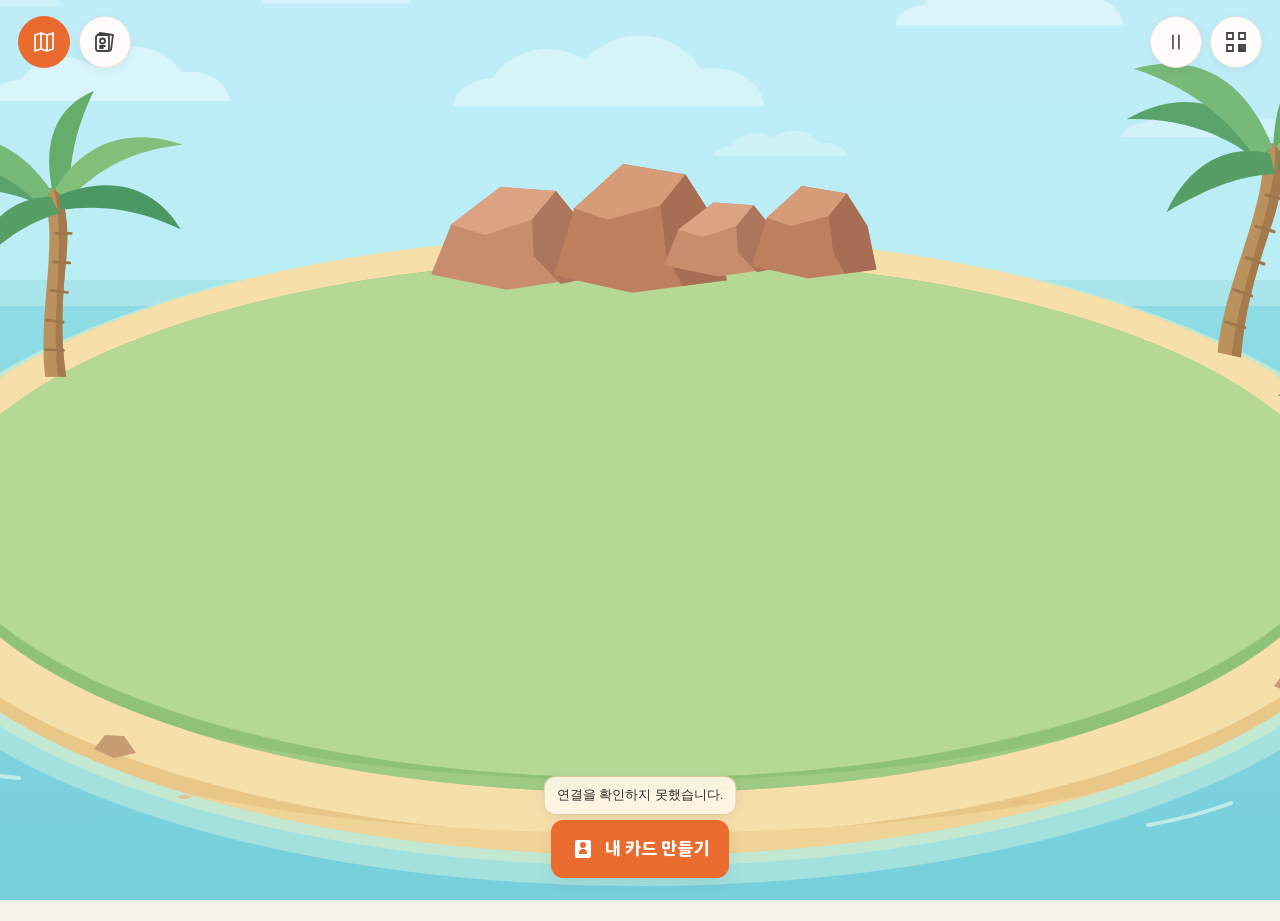
<file: career-day-test/index.html>
<!doctype html><html lang="ko"><head><meta charset="utf-8"><meta name="viewport" content="width=device-width,initial-scale=1,viewport-fit=cover"><meta http-equiv="Content-Security-Policy" content="default-src 'self' data: blob:; script-src 'self'; style-src 'self' 'unsafe-inline'; img-src 'self' data: blob:; connect-src 'self' https://hope-creator-island.echoi0130.workers.dev wss://hope-creator-island.echoi0130.workers.dev; object-src 'none'; base-uri 'self'; form-action 'none'"><meta name="robots" content="noindex,nofollow"><meta name="theme-color" content="#e39a54"><title>Hope Creator · Smilemates</title><link rel="stylesheet" href="./studio/style.css"><link rel="stylesheet" href="./studio/island.css"><link rel="stylesheet" href="./studio/fonts.css"><link rel="stylesheet" href="./studio/world.css"><link rel="stylesheet" href="./studio/profile-card.css"><link rel="stylesheet" href="./studio/editor.css"><link rel="stylesheet" href="./studio/card-board.css"></head><body><div id="hc-root">
<nav class="island-controls" aria-label="보기 방식"><div class="view-switch"><button type="button" id="world-view" class="selected" aria-pressed="true" aria-label="섬 보기" title="섬 보기"><svg class="hud-icon" viewBox="0 0 24 24" fill="none" stroke="currentColor" stroke-width="1.8" stroke-linecap="round" stroke-linejoin="round" aria-hidden="true"><path d="m3 5 6-2 6 2 6-2v16l-6 2-6-2-6 2zM9 3v16M15 5v16"/></svg></button><button type="button" id="grid-view" aria-pressed="false" aria-label="카드 모아보기" title="카드 모아보기"><svg class="hud-icon" viewBox="0 0 24 24" fill="none" stroke="currentColor" stroke-width="1.8" stroke-linecap="round" stroke-linejoin="round" aria-hidden="true"><path d="m5 5 2-2 13 2-2 15-2 1"/><rect x="3" y="5" width="13" height="16" rx="2"/><path d="M7 16h5M7 18h3"/><circle cx="9.5" cy="11" r="2.5"/></svg></button></div><div class="utility-controls"><button id="motion-toggle" class="utility-button" aria-label="움직임 멈추기" title="움직임 멈추기">Ⅱ</button><button id="qr-open" class="utility-button" aria-label="휴대폰 접속 QR" title="휴대폰 접속 QR"><svg viewBox="0 0 24 24" aria-hidden="true"><path d="M3 3h6v6H3zM15 3h6v6h-6zM3 15h6v6H3zM15 15h2v2h-2zM19 15h2v6h-6v-2h4z"/></svg></button></div></nav>
<main><div class="world" id="world" tabindex="0" role="region" aria-label="스마일메이츠 섬"><div class="island-stage" id="island-stage"><img class="island-landscape" src="./studio/assets/island.svg" alt=""><div id="avatars" class="avatars"></div></div></div><section id="card-board" aria-label="카드 모아보기" hidden><div id="card-grid" tabindex="0" aria-label="가로로 넘기는 자기소개 카드"></div><div class="card-board-controls" hidden><button type="button" class="button" id="card-board-previous" aria-controls="card-grid">이전</button><button type="button" class="button" id="card-board-play" aria-controls="card-grid">일시 정지</button><button type="button" class="button" id="card-board-next" aria-controls="card-grid">다음</button></div></section><div id="empty-state" hidden></div><div id="connection-notice" class="connection-notice" hidden></div></main>
<div class="my-card-dock"><button id="dock-button" class="button primary"><svg class="hud-icon" viewBox="0 0 24 24" fill="none" stroke="currentColor" stroke-width="1.8" stroke-linecap="round" stroke-linejoin="round" aria-hidden="true"><rect x="4" y="3" width="16" height="18" rx="3"/><circle cx="12" cy="9" r="2.5"/><path d="M8 17c.4-2.1 1.8-3.2 4-3.2s3.6 1.1 4 3.2"/></svg><span class="caption">내 카드 만들기</span></button></div>
<dialog id="editor" class="editor-dialog"><div class="dialog-header"><h2>자기소개 카드</h2><button class="icon-button close-editor" aria-label="카드 만들기 닫기">×</button></div><form id="profile-form" class="resume-sheet">
<div class="resume-top">
  <button id="character-preview" class="resume-photo" type="button" aria-label="필수 항목 작성 후 나의 캐릭터 그리기">
    <span id="preview-art" aria-hidden="true"></span>
    <span id="photo-lock" class="photo-lock"><svg viewBox="0 0 32 32" aria-hidden="true"><rect x="7" y="14" width="18" height="14" rx="4"/><path d="M11 14v-4a5 5 0 0 1 10 0v4"/><path d="M16 20v3"/></svg><span class="sr-only">필수 항목 작성 후 열림</span></span>
    <span class="photo-edit" aria-hidden="true"><svg width="20" height="20" viewBox="0 0 24 24" fill="none" stroke="currentColor" stroke-width="1.7" stroke-linecap="round" stroke-linejoin="round"><path d="m5 15 10-10a2.1 2.1 0 0 1 3 3L8 18l-5 2zM13.5 6.5l3 3M5 15l3 3"/></svg></span>
  </button>
  <div class="resume-info">
    <label class="resume-row"><span>이름</span><input name="name" id="name-input" maxlength="12" placeholder="눌러서 입력" required autocomplete="nickname"></label>
    <label class="resume-row"><span>나의 관심 직무</span><input name="jobInterest" id="jobInterest-input" maxlength="30" placeholder="눌러서 입력" required></label>
    <div class="resume-dopamine"><label for="dopamine-input"><span>요즘 나의 가장 큰 도파민은?</span> <span class="field-count" data-count-for="dopamine-input">0/30</span></label><textarea name="dopamine" id="dopamine-input" maxlength="30" rows="2" placeholder="눌러서 입력" required></textarea></div>
  </div>
</div>
<section class="resume-section">
  <h3>나를 가장 잘 보여주는 스마일메이츠는?</h3>
  <div class="resume-mate-row"><span>나와 닮은 메이트</span><button type="button" class="mate-select-button" id="choose-mate" aria-haspopup="dialog">메이트 선택 <span aria-hidden="true">＋</span></button></div>
  <label class="resume-prompt" for="experience-input"><span>이 메이트의 가치를 잘 보여주는 나의 경험은?</span> <span class="field-count" data-count-for="experience-input">0/80</span></label>
  <textarea name="experience" id="experience-input" maxlength="80" rows="2" placeholder="눌러서 입력" required></textarea>
</section>
<section class="resume-section">
  <h3>앞으로 닮아가고 싶은 스마일메이츠는?</h3>
  <div class="resume-mate-row"><span>닮고 싶은 메이트</span><button type="button" class="mate-select-button" id="choose-aspiration" aria-haspopup="dialog">메이트 선택 <span aria-hidden="true">＋</span></button></div>
  <label class="resume-prompt" for="attempts-input"><span class="prompt-copy">관련해서 최근에 하고 있는 시도가 있다면 적어주세요.<span class="prompt-subtext">아직 없다면 앞으로 해보고 싶은 일을 적어주어도 좋아요.</span></span><span class="field-count" data-count-for="attempts-input">0/40</span></label>
  <textarea name="attempts" id="attempts-input" maxlength="40" rows="2" placeholder="눌러서 입력" required></textarea>
</section>
<section class="resume-section">
  <h3><label for="concern-input">요즘 진로와 관련해 가장 고민되거나 궁금한 점은?</label><span class="field-count" data-count-for="concern-input">0/60</span></h3>
  <textarea name="concern" id="concern-input" maxlength="60" rows="2" placeholder="눌러서 입력" required></textarea>
</section>
<div class="form-end"><p id="form-error" role="alert" class="form-error" hidden></p><button type="submit" class="button primary full" id="submit-profile">저장</button></div></form></dialog>
<dialog id="mate-dialog" class="editor-dialog mate-dialog"><div class="dialog-header"><h2 id="mate-picker-title">메이트 선택</h2><button type="button" class="icon-button" id="mate-close" aria-label="메이트 선택 닫기">×</button></div><div class="mate-picker-body"><div id="mate-options" class="mate-options"></div></div></dialog>
<dialog id="character-dialog" class="editor-dialog character-dialog"><div class="dialog-header"><h2 aria-label="캐릭터 그리기"><svg width="28" height="28" viewBox="0 0 24 24" fill="none" stroke="currentColor" stroke-width="1.7" stroke-linecap="round" stroke-linejoin="round" aria-hidden="true"><path d="m10 14 8-11a2 2 0 0 1 3 3L10 16M4 20c5 1 7-1 7-4a3 3 0 0 0-6 0c0 2-1 3-2 4zM13 10l3 3"/></svg></h2><button type="button" class="icon-button" id="character-close" aria-label="캐릭터 편집 닫기">×</button></div><div class="character-body"><div class="drawing-layout"><aside class="drawing-reference"><div id="reference-mate" aria-label="참고 메이트"></div></aside><details id="drawing-details" open><summary><span>직접 그리기</span><span aria-hidden="true">✎</span></summary><div class="drawing-tools"><div id="pen-colors" class="pen-colors"></div><button type="button" id="thin-pen" class="tool selected" aria-pressed="true">가는 펜</button><button type="button" id="thick-pen" class="tool" aria-pressed="false">굵은 펜</button></div><div class="canvas-wrap"><canvas id="drawing" width="600" height="600" aria-label="캐릭터 그림판"></canvas><span class="canvas-hint" id="canvas-hint"></span></div><div class="drawing-actions"><button type="button" id="undo-drawing" class="text-button">되돌리기</button><button type="button" id="clear-drawing" class="text-button">모두 지우기</button></div></details></div><button type="button" id="character-done" class="button primary full">완료</button></div></dialog>
<dialog id="profile-dialog" class="profile-dialog" aria-label="자기소개 카드"><div class="profile-controls"><span id="profile-kind" class="preview-label"></span><button class="icon-button" id="close-profile" aria-label="소개 카드 닫기">×</button></div><div id="profile-viewport" class="profile-viewport" tabindex="0" aria-label="카드 내용"><article id="profile-card" class="profile-card profile-sheet"></article></div><div id="reaction-stage" class="reaction-stage" aria-live="polite"></div><div id="reaction-buttons" class="reaction-buttons"><button data-reaction="empathy" type="button" aria-label="공감해">❤️ 공감</button><button data-reaction="cool" type="button" aria-label="멋져">👏 멋져</button><button data-reaction="cheer" type="button" aria-label="응원해">🙌 응원</button><button data-reaction="curious" type="button" aria-label="궁금해">💭 궁금해</button></div><div class="profile-actions"><button class="button" id="edit-profile">수정</button><button class="button" id="save-image">이미지 저장</button><button class="button primary" id="present-card" aria-pressed="false">크게 보기</button></div></dialog>
<dialog id="image-save-dialog" class="editor-dialog" aria-labelledby="image-save-title">
  <div class="dialog-header"><h2 id="image-save-title">카드 이미지 저장</h2><button type="button" class="icon-button" id="image-save-close" aria-label="이미지 닫기">×</button></div>
  <div class="image-save-scroll"><img id="image-save-preview" alt="내 자기소개 카드 이미지"></div>
  <div class="image-save-actions">
    <p>사진에 저장하려면 ‘기기 저장·공유’를 누르거나 이미지를 길게 눌러 주세요.</p>
    <div><button type="button" class="button primary" id="image-save-share" hidden>기기 저장·공유</button><a class="button" id="image-save-download" download>PNG 다운로드</a></div>
    <p id="image-save-status" role="status"></p>
  </div>
</dialog>
<dialog id="qr-dialog" class="qr-dialog"><button id="qr-close" class="icon-button" aria-label="QR 닫기">×</button><img src="./studio/assets/join-qr.svg" alt="휴대폰 접속 QR"><a href="./">휴대폰 접속</a></dialog>
<div id="toast" class="toast" role="status" aria-live="polite" hidden></div></div><script type="module" src="./studio/app.js"></script></body></html>
</file>
<file: career-day-test/studio/style.css>
@font-face{font-family:Studio;src:local('Pretendard'),local('Noto Sans KR'),local('Malgun Gothic');font-display:swap}
:root{font-family:Studio,'Apple SD Gothic Neo','Malgun Gothic',sans-serif;color:#263e4b;background:#f7f2e7;font-synthesis:none;font-size:16px}*{box-sizing:border-box}body{margin:0}button,input,textarea{font:inherit}button,a,input,summary{-webkit-tap-highlight-color:transparent}button{cursor:pointer}button:disabled{opacity:.4;cursor:default}a{color:inherit}button:focus-visible,a:focus-visible,summary:focus-visible,input:focus-visible{outline:3px solid #528caa;outline-offset:4px}button{color:inherit}#hc-root [hidden]{display:none!important}#hc-root .topbar{max-width:1440px;margin:auto;padding:24px 5vw;display:flex;align-items:center;gap:24px;border-bottom:1px solid #d5c8b7}#hc-root .brand{display:flex;align-items:center;gap:10px;text-decoration:none;font-size:14px;letter-spacing:.08em;font-weight:700;flex:1}#hc-root .brand b{font-weight:400}#hc-root .brand-sun{font-size:35px;color:#d97b48;line-height:1}#hc-root .preview-label{font-size:13px;color:#795d46;background:#ede4d4;border-radius:30px;padding:7px 12px;white-space:nowrap}#hc-root .button{display:inline-flex;justify-content:center;align-items:center;gap:8px;min-height:46px;border:1px solid #b6b3a6;background:#fffaf1;border-radius:50px;padding:12px 22px;font-weight:700;font-size:15px;text-decoration:none}#hc-root .button.primary{background:#cf7549;border-color:#cf7549;color:#fffdf8}#hc-root .button:hover{filter:brightness(.97)}#hc-root .button.small{min-height:42px;padding:10px 17px;font-size:14px}#hc-root main{max-width:1180px;margin:auto;padding:0 5vw}#hc-root .intro{position:relative;text-align:center;padding:62px 0 30px}#hc-root .eyebrow{font-size:13px;color:#8b6042;font-weight:700;letter-spacing:.1em}#hc-root h1{position:relative;display:inline-block;margin:18px 0 16px;font-size:clamp(40px,5.8vw,67px);line-height:1.2;letter-spacing:-.055em;font-weight:800}#hc-root h1 span{color:#bc683f}#hc-root .title-star{position:absolute;width:44px;right:-58px;top:42px;fill:#d69c51;transform:rotate(11deg)}#hc-root .intro p{font-size:16px;line-height:1.8;color:#646d69;margin:0}#hc-root .town-toolbar{display:flex;align-items:center;justify-content:space-between;gap:15px;padding:20px 0 17px}#hc-root .view-switch{display:flex;background:#eae5d9;border-radius:30px;padding:4px}#hc-root .view-switch button{border:0;background:transparent;border-radius:30px;padding:11px 19px;font-size:14px;min-height:44px}#hc-root .view-switch button.selected{background:#fffdf6;box-shadow:0 1px 6px #3d352312;font-weight:700}#hc-root .motion-toggle{border:0;background:none;text-decoration:underline;text-underline-offset:4px;font-size:14px;padding:10px;min-height:44px}#hc-root .discovery-controls{display:flex;align-items:center;gap:16px}#hc-root .search{display:flex;align-items:center;gap:10px;background:#fffdf7;border:1px solid #d6cebf;border-radius:12px;padding:12px 16px;flex:1;max-width:440px}#hc-root .search svg{stroke:#7a8888;stroke-width:1.6;fill:none;flex-shrink:0}#hc-root .search input{width:100%;min-width:0;border:0;background:transparent;outline:none;font-size:16px}#hc-root .count{font-size:14px;color:#68736f;margin-left:auto;white-space:nowrap}#hc-root .topic-filters{display:flex;gap:8px;overflow-x:auto;padding:15px 0;scrollbar-width:none}#hc-root .topic-filters button,#hc-root .editor-topics button{flex-shrink:0;background:#f9f6ef;border:1px solid #d5cec0;border-radius:30px;padding:10px 14px;font-size:14px;min-height:42px}#hc-root .topic-filters button.selected,#hc-root .editor-topics button.selected{background:#dceaf0;border-color:#7fa4b7;color:#294e61;font-weight:700}#hc-root .world{position:relative;min-height:800px;overflow:hidden;border-radius:180px 180px 22px 22px;background:radial-gradient(ellipse at 50% 32%,#fff8df 0%,#f1e7d1 62%,#e3e4d4 100%);isolation:isolate}#hc-root .scene-hint{position:absolute;top:27px;left:0;right:0;text-align:center;z-index:2;font-size:14px;color:#77654e}#hc-root .twinkle{color:#c48542;margin-right:5px}#hc-root .town-tree{position:absolute;top:30px;left:2%;width:96%;height:740px;z-index:-1}#hc-root .scene-spark{position:absolute;color:#829fac;opacity:.8;font-size:38px}#hc-root .spark-one{top:27%;left:5%}#hc-root .spark-two{bottom:26%;right:4%;font-size:26px}#hc-root .avatars{position:absolute;inset:150px 12% 95px;display:grid;grid-template-columns:repeat(4,minmax(0,1fr));grid-template-rows:repeat(3,minmax(0,1fr));gap:20px 10px;align-items:end;justify-items:center}#hc-root .avatar-button{position:relative;width:100%;max-width:150px;border:0;background:none;padding:0 0 5px;display:flex;align-items:center;flex-direction:column;animation:bob var(--duration,5s) ease-in-out infinite;animation-delay:var(--delay,0s);transform-origin:center bottom}#hc-root .avatar-button:hover,#hc-root .avatar-button:focus-visible{animation-play-state:paused;z-index:4}#hc-root .world.paused .avatar-button{animation-play-state:paused}#hc-root .mate-portrait{width:94px;height:98px;overflow:hidden;border-radius:34px;flex-shrink:0;background:var(--mate-color,#f7c49e);position:relative;box-shadow:0 8px 0 -4px #b1785438}#hc-root .mate-portrait .sprite{position:absolute;width:100%;height:100%;background-image:url('./assets/smilemates-reference.png');background-repeat:no-repeat;background-size:calc(636px * var(--sprite-scale,.81)) calc(649px * var(--sprite-scale,.81));background-position:calc(var(--sprite-x,0px) * var(--sprite-scale,.81) * -1) calc(var(--sprite-y,0px) * var(--sprite-scale,.81) * -1)}#hc-root .mate-portrait img{width:100%;height:100%;object-fit:contain}#hc-root .avatar-name{position:relative;margin-top:9px;max-width:150px;padding:5px 12px;background:#fffdf5;border:1px solid #d3b89b;border-radius:7px;font-size:15px;font-weight:700;white-space:nowrap;box-shadow:0 3px 0 #bd956321;overflow:hidden;text-overflow:ellipsis}#hc-root .avatar-button.mine .avatar-name{background:#415e70;border-color:#415e70;color:#fff}#hc-root .avatar-name .mine-word{font-weight:400;font-size:12px;margin-right:5px}#hc-root .avatar-topic{font-size:12px;color:#685944;margin-top:4px;white-space:nowrap}#hc-root .gallery-bottom{display:flex;align-items:center;justify-content:space-between;gap:15px;margin:18px 0}#hc-root .sample-note{font-size:13px;color:#77807b;line-height:1.6}#hc-root .pagination{display:flex;align-items:center;gap:12px;white-space:nowrap}#hc-root .pagination button{border:1px solid #d6cdbd;background:#fffaf0;border-radius:50%;height:44px;width:44px;font-size:13px;padding:0}#hc-root .pagination span{font-size:14px;color:#6a756f}#hc-root .connection-notice{font-size:14px;background:#f5e5cf;border-radius:12px;padding:12px 16px;line-height:1.6}#hc-root .card-grid{display:grid;grid-template-columns:repeat(3,minmax(0,1fr));gap:18px;padding:18px 0}#hc-root .mini-card{background:#fffcf3;border:1px solid #d7cebd;border-radius:18px;padding:22px;min-height:280px;display:flex;flex-direction:column;align-items:flex-start;text-align:left;box-shadow:3px 5px 0 #ded8c6}#hc-root .mini-card .mate-portrait{align-self:center;margin:3px 0 20px}#hc-root .mini-card strong{font-size:24px;word-break:keep-all;line-height:1.3}#hc-root .mini-card p{font-size:15px;line-height:1.65;margin:12px 0 0}#hc-root .mini-card small{font-size:13px;color:#687970;margin-top:12px}#hc-root .empty-state{text-align:center;padding:70px 20px;line-height:1.8;color:#718075}#hc-root .conversation-note{display:flex;gap:30px;align-items:center;justify-content:center;margin:75px 0 65px;border-top:1px solid #ddd3c4;padding-top:45px}#hc-root .note-doodle{font-size:84px;color:#d18951;line-height:1;transform:rotate(-12deg);font-family:cursive}#hc-root .conversation-note h2{font-size:24px;line-height:1.45;letter-spacing:-.025em;margin:0 0 12px}#hc-root .conversation-note p{font-size:15px;line-height:1.8;color:#6d766d;margin:0}#hc-root .footer{max-width:1180px;margin:0 auto 160px;padding:20px 5vw;border-top:1px solid #ddd4c4;display:flex;justify-content:space-between;gap:20px;font-size:12px;color:#7e8176;letter-spacing:.04em}#hc-root .my-card-dock{position:fixed;bottom:18px;left:50%;transform:translateX(-50%);width:min(820px,calc(100% - 32px));background:#fffdf5f2;backdrop-filter:blur(12px);border:1px solid #d9cdbb;box-shadow:0 8px 35px #45372020;border-radius:20px;padding:15px 20px;display:flex;align-items:center;justify-content:space-between;gap:15px;z-index:10}#hc-root .dock-eyebrow{display:block;font-size:12px;color:#7c8074;margin-bottom:5px}#hc-root .my-card-dock strong{font-size:16px;line-height:1.4}#hc-root dialog{border:1px solid #d4cbb8;box-shadow:0 30px 120px #182a3e35;color:#263e4b;max-height:calc(100dvh - 32px);border-radius:24px;padding:0;background:#faf6ec;width:calc(100% - 28px);overscroll-behavior:contain}#hc-root dialog::backdrop{background:#253d4d90;backdrop-filter:blur(5px)}#hc-root .editor-dialog{max-width:760px}#hc-root .dialog-header{display:flex;align-items:center;justify-content:space-between;gap:15px;padding:28px 32px 16px}#hc-root .dialog-header h2{font-size:28px;letter-spacing:-.035em;margin:10px 0 0}#hc-root .icon-button{border:1px solid #d6cebf;background:#fffaf1;border-radius:50%;width:44px;height:44px;font-size:30px;line-height:1;flex-shrink:0;display:flex;justify-content:center;align-items:center}#hc-root #profile-form{padding:0 32px 30px}#hc-root fieldset{border:0;padding:0;margin:24px 0}#hc-root legend{font-size:17px;font-weight:700;margin-bottom:14px;line-height:1.5}#hc-root legend small{font-size:13px;font-weight:400;color:#7c8179;margin-left:8px}#hc-root .mate-options{display:grid;grid-template-columns:repeat(5,minmax(0,1fr));gap:8px}#hc-root .mate-option{position:relative;border:1px solid #d9cfbc;background:#f4ecdd;border-radius:14px;padding:8px 3px 10px;display:flex;flex-direction:column;align-items:center;min-width:0}#hc-root .mate-option .mate-portrait{width:67px;height:70px;border-radius:23px;box-shadow:none;--sprite-scale:.577}#hc-root .mate-option strong{font-size:14px;margin-top:7px}#hc-root .mate-option small{font-size:12px;margin-top:3px;color:#6e776d}#hc-root .mate-option.selected{border:2px solid #648c9f;background:#e3edf0;padding:7px 2px 9px}#hc-root .mate-option.selected:after{content:'✓';position:absolute;top:5px;right:6px;color:#476e84;font-weight:800;font-size:16px}#hc-root .mate-description{background:#ecefe5;padding:12px 14px;border-radius:10px;font-size:14px;line-height:1.65;margin:12px 0}#hc-root .intent-options{display:flex;gap:10px}#hc-root .intent-options label{flex:1;font-size:14px;display:flex;align-items:center;gap:5px;border:1px solid #d4ccbd;border-radius:10px;padding:12px 10px;cursor:pointer;min-height:48px}#hc-root input[type=radio]{accent-color:#567e93;width:18px;height:18px;flex-shrink:0}#hc-root .field{display:flex;flex-direction:column;gap:10px;font-size:16px;font-weight:700;margin:22px 0}#hc-root .field input{background:#fffdf6;border:1px solid #cfc6b5;border-radius:10px;padding:14px 13px;width:100%;font-weight:400;font-size:16px;color:#263e4b}#hc-root .field small{font-size:12px;color:#7b8279;font-weight:400}#hc-root .form-two{display:grid;grid-template-columns:1fr 1.65fr;gap:20px}#hc-root .editor-topics{display:flex;flex-wrap:wrap;gap:8px}#hc-root details{border:1px solid #d7ccbb;border-radius:14px;margin:26px 0 20px;overflow:hidden}#hc-root summary{list-style:none;cursor:pointer;padding:17px 16px;display:flex;justify-content:space-between;gap:10px;font-size:16px;font-weight:700;line-height:1.4}#hc-root summary::-webkit-details-marker{display:none}#hc-root summary small{font-size:12px;color:#818477;font-weight:400;margin-left:6px}#hc-root .drawing-help{padding:0 16px;font-size:14px;color:#747b70;line-height:1.7}#hc-root .drawing-tools{display:flex;gap:8px;align-items:center;padding:0 15px 12px;flex-wrap:wrap}#hc-root .pen-colors{display:flex;gap:7px;align-items:center;margin-right:auto}#hc-root .pen-color{width:35px;height:35px;min-height:35px;border:3px solid #faf6ec;border-radius:50%;background:var(--pen-color)}#hc-root .pen-color.selected{outline:2px solid #5c7b87}#hc-root .tool{background:#fffaf1;border:1px solid #d3c7b4;padding:9px 10px;border-radius:8px;font-size:13px;min-height:40px}#hc-root .tool.selected{background:#e0eaf0;border-color:#66889d}#hc-root .canvas-wrap{position:relative;margin:0 15px;background:#fffdf5;border:1px dashed #cfbfa7;border-radius:12px;overflow:hidden}#hc-root canvas{width:100%;display:block;touch-action:none;aspect-ratio:1}#hc-root .canvas-hint{position:absolute;top:50%;left:0;right:0;text-align:center;pointer-events:none;color:#a79f8e;font-size:15px}#hc-root .drawing-actions{display:flex;justify-content:space-between;gap:10px;padding:8px 14px 12px}#hc-root .text-button{border:0;background:none;text-decoration:underline;text-underline-offset:4px;font-size:14px;min-height:44px;padding:8px 4px}#hc-root .form-end>p{font-size:13px;color:#7a8177;line-height:1.7}#hc-root .button.full{width:100%;min-height:52px;font-size:17px}#hc-root .form-error{color:#a94d38!important;background:#f6e2d3;padding:10px;border-radius:8px;font-size:14px!important}#hc-root .profile-dialog{max-width:480px;background:#e6dcc9;padding:14px;overflow:auto}#hc-root .profile-controls{display:flex;justify-content:space-between;align-items:center;margin-bottom:10px}#hc-root .profile-controls .icon-button{background:#f9f3e5;border:0}#hc-root .profile-card{position:relative;background:#fffaf0;border-radius:12px;border:1px solid #cdbca2;padding:30px 27px;min-height:550px;overflow:hidden;isolation:isolate}#hc-root .profile-card:before{content:'';position:absolute;width:190px;height:190px;background:var(--profile-color,#edc697);opacity:.6;top:-95px;right:-80px;border-radius:50%;z-index:-1}#hc-root .card-eyebrow{font-size:12px;letter-spacing:.12em;color:#9d6f4a;font-weight:700}#hc-root .profile-card h2{font-size:clamp(30px,7vw,42px);line-height:1.2;letter-spacing:-.04em;margin:17px 0 5px;overflow-wrap:anywhere}#hc-root .mate-line{font-size:16px;color:#7d684e;line-height:1.6;margin-bottom:15px}#hc-root .profile-art{height:175px;display:flex;align-items:center;justify-content:center;margin:10px 0 18px}#hc-root .profile-art .mate-portrait{width:155px;height:161px;border-radius:50px;--sprite-scale:1.336}#hc-root .profile-art img{width:100%;height:100%;object-fit:contain}#hc-root .profile-bio{font-size:21px;line-height:1.6;font-weight:600;word-break:keep-all;margin:0 0 17px}#hc-root .card-topics{display:flex;flex-wrap:wrap;gap:6px}#hc-root .card-topics span{background:#e9eee5;border-radius:30px;padding:7px 11px;font-size:14px;color:#486258}#hc-root .opener-block{margin-top:23px;border-top:1px dashed #d7c8af;padding-top:17px}#hc-root .opener-block small{font-size:13px;font-weight:700;color:#9a714d}#hc-root .opener-block p{font-size:18px;line-height:1.6;margin:8px 0 0;word-break:keep-all}#hc-root .profile-actions{display:flex;gap:7px;margin-top:12px;flex-wrap:wrap}#hc-root .profile-actions .button{flex:1;padding:12px 10px;font-size:14px;white-space:nowrap}#hc-root .profile-dialog.presenting{max-width:620px;background:#fffaf0;padding:8px;border-radius:16px}#hc-root .profile-dialog.presenting .profile-card{border:0;min-height:0}#hc-root .profile-dialog.presenting .profile-actions{display:none}#hc-root .profile-dialog.presenting .profile-controls{position:sticky;top:-8px;z-index:3;background:#fffaf0;margin:0}#hc-root .profile-dialog.presenting .profile-bio{font-size:24px}#hc-root .profile-dialog.presenting .opener-block p{font-size:21px}#hc-root .toast{position:fixed;bottom:120px;left:50%;transform:translateX(-50%);z-index:100;width:max-content;max-width:calc(100% - 36px);border:1px solid #a9b8b7;border-radius:14px;background:#294957;color:#fff;padding:13px 20px;font-size:15px;line-height:1.6;box-shadow:0 4px 22px #14232b30}#hc-root .sample-chip{display:inline-block;font-size:11px;background:#efe9dc;color:#8d8372;border-radius:20px;padding:3px 7px;margin-left:5px;vertical-align:middle}
@keyframes bob{0%,100%{transform:translateY(0) rotate(var(--tilt,-1deg))}50%{transform:translateY(-9px) rotate(calc(var(--tilt,-1deg) + 2deg))}}
@media(min-width:950px){#hc-root .world{border-radius:220px 220px 25px 25px}#hc-root .avatars{inset:142px 15% 83px;gap:27px 35px}#hc-root .mate-portrait{width:108px;height:112px;--sprite-scale:.931}#hc-root .avatar-name{font-size:16px}}
@media(max-width:650px){#hc-root .topbar{padding:14px 18px;gap:8px}#hc-root .brand{font-size:11px;gap:6px;letter-spacing:.035em}#hc-root .brand-sun{font-size:28px}#hc-root .topbar .preview-label{display:none}#hc-root .button.small{font-size:12px;padding:9px 12px;min-height:40px}#hc-root main{padding:0 18px}#hc-root .intro{padding:43px 0 21px}#hc-root .intro .eyebrow{font-size:12px}#hc-root h1{font-size:43px;margin-top:15px}#hc-root .title-star{width:29px;right:-35px;top:35px}#hc-root .intro p{font-size:14px;line-height:1.8}#hc-root .town-toolbar{gap:8px;padding-top:13px}#hc-root .view-switch button{padding:9px 12px;font-size:12px;min-height:42px}#hc-root .motion-toggle{font-size:12px;padding:7px;min-width:78px}#hc-root .discovery-controls{gap:8px;align-items:stretch;flex-wrap:wrap}#hc-root .search{max-width:none;min-width:70%;padding:12px}#hc-root .count{font-size:12px;width:100%;text-align:right;padding-top:2px}#hc-root .topic-filters{padding:10px 0 15px}#hc-root .topic-filters button{font-size:12px;padding:9px 12px;min-height:40px}#hc-root .world{min-height:750px;border-radius:90px 90px 18px 18px;margin:0 -2px}#hc-root .town-tree{top:26px;height:704px;width:116%;left:-8%}#hc-root .scene-hint{top:25px;font-size:12px}#hc-root .avatars{inset:137px 4% 85px;grid-template-columns:repeat(3,minmax(0,1fr));grid-template-rows:repeat(4,minmax(0,1fr));gap:15px 3px}#hc-root .avatar-button{max-width:110px}#hc-root .mate-portrait{width:73px;height:77px;border-radius:27px;--sprite-scale:.629}#hc-root .avatar-name{font-size:13px;padding:5px 8px;max-width:108px;margin-top:6px}#hc-root .avatar-topic{font-size:11px;max-width:104px;text-overflow:ellipsis;overflow:hidden}#hc-root .scene-spark{font-size:25px}#hc-root .gallery-bottom{align-items:flex-start;gap:8px}#hc-root .sample-note{font-size:12px;max-width:58%}#hc-root .pagination{gap:7px}#hc-root .pagination button{height:40px;width:40px;font-size:12px}#hc-root .pagination span{font-size:12px}#hc-root .card-grid{grid-template-columns:repeat(2,minmax(0,1fr));gap:12px}#hc-root .mini-card{padding:18px 13px;min-height:250px;border-radius:13px}#hc-root .mini-card strong{font-size:20px}#hc-root .mini-card p{font-size:14px}#hc-root .mini-card small{font-size:12px}#hc-root .conversation-note{gap:15px;margin:45px 0}#hc-root .note-doodle{font-size:56px}#hc-root .conversation-note h2{font-size:20px}#hc-root .conversation-note p{font-size:13px}#hc-root .conversation-note p br{display:none}#hc-root .footer{flex-direction:column;gap:8px;padding:18px;margin-bottom:140px}#hc-root .my-card-dock{bottom:12px;padding:12px 14px;border-radius:16px;gap:10px;width:calc(100% - 24px)}#hc-root .dock-eyebrow{font-size:11px;margin-bottom:4px}#hc-root .my-card-dock strong{font-size:13px}#hc-root .my-card-dock .button{font-size:13px;padding:11px 15px;white-space:nowrap}#hc-root .dialog-header{padding:22px 18px 8px}#hc-root .dialog-header h2{font-size:25px}#hc-root #profile-form{padding:0 18px 25px}#hc-root .mate-options{gap:6px}#hc-root .mate-option{padding:6px 1px 8px;border-radius:10px}#hc-root .mate-option .mate-portrait{width:48px;height:51px;border-radius:17px;--sprite-scale:.414}#hc-root .mate-option strong{font-size:12px;margin-top:5px}#hc-root .mate-option small{font-size:10px}#hc-root .mate-option.selected{padding:5px 0 7px}#hc-root .mate-option.selected:after{font-size:13px;top:2px;right:3px}#hc-root .mate-description{font-size:13px}#hc-root .intent-options{gap:7px}#hc-root .intent-options label{font-size:12px;padding:10px 7px;gap:3px}#hc-root .form-two{grid-template-columns:1fr;gap:0}#hc-root .field{margin:20px 0}#hc-root .field small{font-size:12px}#hc-root legend{font-size:16px}#hc-root summary{font-size:14px;padding:16px 12px}#hc-root .profile-dialog{padding:10px}#hc-root .profile-card{padding:24px 21px;min-height:535px}#hc-root .profile-art{height:157px;margin-bottom:16px}#hc-root .profile-art .mate-portrait{width:140px;height:145px;--sprite-scale:1.207}#hc-root .profile-bio{font-size:20px}#hc-root .profile-dialog.presenting .profile-card{padding-top:6px}#hc-root .profile-dialog.presenting .profile-bio{font-size:22px}#hc-root .profile-dialog.presenting .profile-art{height:145px}#hc-root .profile-dialog.presenting .opener-block p{font-size:19px}#hc-root .profile-dialog.presenting .profile-card h2{font-size:36px}}
@media(prefers-reduced-motion:reduce){#hc-root *,#hc-root *:before,#hc-root *:after{animation:none!important;scroll-behavior:auto!important}}
</file>
<file: career-day-test/studio/island.css>
html,body{height:100%;overflow:hidden;background:#72d6e7}#hc-root{height:100dvh}#hc-root main{max-width:none;padding:0;height:100%}#hc-root .world{height:100%;min-height:0;border:0;border-radius:0;background:#72d6e7;overflow:auto;scrollbar-width:none;overscroll-behavior:none}#hc-root .island-stage{position:relative;width:max(100%,920px);height:max(100%,680px);min-height:100dvh;isolation:isolate}#hc-root .island-landscape{position:absolute;inset:0;width:100%;height:100%;z-index:-1;object-fit:fill}#hc-root .avatars{position:absolute;inset:0;display:block}#hc-root .avatar-button{position:absolute;left:0;top:0;width:82px;height:105px;max-width:none;animation:none;will-change:transform;padding:0;justify-content:flex-end;transition:filter .15s}#hc-root .avatar-button:hover,#hc-root .avatar-button:focus-visible{filter:drop-shadow(0 0 5px #fff);z-index:100!important}#hc-root .avatar-button .mate-portrait{width:62px;height:65px;--sprite-scale:.535;border-radius:22px;box-shadow:0 5px 6px -4px #30564570}#hc-root .avatar-button .mate-portrait.drawn{background:transparent;border-radius:0;box-shadow:none;width:78px;height:78px;filter:drop-shadow(1px 3px 1px #3e583d36)}#hc-root .avatar-name{font-size:12px;padding:3px 7px;line-height:1.3;min-height:22px;margin-top:3px;background:#fffffff0;border:1px solid #a3a798;border-radius:5px;max-width:112px;box-shadow:0 2px 0 #3e573b1a}#hc-root .avatar-topic{display:none}#hc-root .island-controls{position:fixed;top:max(16px,env(safe-area-inset-top));left:18px;right:18px;display:flex;align-items:flex-start;justify-content:space-between;gap:12px;z-index:15;pointer-events:none}#hc-root .island-controls>*{pointer-events:auto}#hc-root .view-switch{background:#ffffffc9;backdrop-filter:blur(8px);border:1px solid #ffffffa0;box-shadow:0 3px 16px #235e7120}#hc-root .view-switch button{font-size:14px;padding:10px 16px;min-height:44px}#hc-root .view-switch button.selected{background:white;box-shadow:0 1px 4px #30494d18}#hc-root .utility-controls{display:flex;gap:8px}#hc-root .utility-button{height:46px;min-width:46px;border:1px solid #fff9;background:#ffffffd9;backdrop-filter:blur(8px);border-radius:50%;display:flex;align-items:center;justify-content:center;font-size:20px;font-weight:700;box-shadow:0 3px 16px #235e7120}#hc-root .utility-button svg{width:23px;height:23px;fill:none;stroke:currentColor;stroke-width:1.8}#hc-root .card-grid{position:absolute;inset:0;padding:88px max(20px,calc((100vw - 1000px)/2)) 120px;overflow-y:auto;background:#ecf4ef;grid-template-columns:repeat(3,minmax(0,1fr));align-content:start}#hc-root .mini-card{min-height:260px}#hc-root .my-card-dock{bottom:max(22px,env(safe-area-inset-bottom));width:auto;border:0;padding:0;background:transparent;box-shadow:none;backdrop-filter:none;border-radius:0}#hc-root .my-card-dock .button{min-width:150px;background:#fffdf5;color:#294b5c;border:1px solid #c1c7be;box-shadow:0 4px 20px #274b5d27;font-size:15px;min-height:50px}#hc-root .connection-notice{position:fixed;bottom:85px;left:50%;transform:translateX(-50%);z-index:12;max-width:calc(100% - 40px);width:max-content;font-size:13px;padding:8px 12px;background:#fff8e8e8;border:1px solid #dec79f;box-shadow:0 2px 12px #233a3f15}#hc-root .profile-art .mate-portrait.drawn{background:transparent;border-radius:0;box-shadow:none}#hc-root .qr-dialog{max-width:360px;padding:24px;background:white;text-align:center}#hc-root .qr-dialog .icon-button{margin-left:auto}#hc-root .qr-dialog img{display:block;width:100%;height:auto;margin:12px 0}#hc-root .qr-dialog a{display:inline-block;padding:12px;font-size:16px}#hc-root .dialog-header h2{font-size:25px;margin:0}#hc-root .mate-description{font-size:14px}#hc-root .intent-options label{font-size:14px}#hc-root .field small{font-size:13px}#hc-root .toast{bottom:90px}#hc-root .profile-card{min-height:0}#hc-root .profile-bio:empty,#hc-root .card-topics:empty{display:none}#hc-root .sample-chip{font-size:12px}
#hc-root .editor-dialog{max-width:700px;background:#fffdf6;border-radius:18px}#hc-root .editor-dialog .dialog-header{padding:24px 25px 10px}#hc-root .editor-dialog .dialog-header h2{font-size:23px;letter-spacing:.05em}#hc-root #profile-form.resume-sheet{margin:10px 24px 24px;padding:16px;border:1px solid #d9dacb;border-radius:8px;background:#fffef9}#hc-root .resume-top{display:grid;grid-template-columns:128px 1fr;gap:12px}#hc-root .resume-photo{background:#f6edda;border:1px dashed #bcbca7;border-radius:9px;padding:12px 5px;display:flex;align-items:center;justify-content:center;flex-direction:column;gap:10px;min-height:162px}#hc-root .resume-photo .mate-portrait{width:94px;height:98px;--sprite-scale:.81;box-shadow:none}#hc-root .resume-photo .mate-portrait.drawn{background:none}#hc-root .photo-edit{font-size:14px;color:#687666}#hc-root .resume-info{display:flex;flex-direction:column;border-top:2px solid #7d9181;border-bottom:1px solid #d7ddce}#hc-root .resume-row{display:grid;grid-template-columns:86px 1fr;align-items:stretch;margin:0;min-height:54px;border-bottom:1px solid #e0e4d8;font-size:14px}#hc-root .resume-row:last-child{border-bottom:0}#hc-root .resume-row>span{padding:16px 8px;background:#edf1e7;display:flex;align-items:center;word-break:keep-all}#hc-root .resume-row input,#hc-root .resume-row button{border:0;width:100%;min-width:0;background:transparent;text-align:left;padding:12px 10px;font-size:16px;color:#304b5a;border-radius:0}#hc-root .resume-row button{font-size:14px}#hc-root .resume-row input:hover,#hc-root .resume-row button:hover,#hc-root .resume-section textarea:hover{background:#f6f9f0}#hc-root .resume-row input:focus,#hc-root .resume-section textarea:focus{outline:2px solid #89a9b5;outline-offset:-2px;background:#f7faf2}#hc-root .resume-section{margin-top:22px;border-bottom:1px solid #dce1d3}#hc-root .resume-section h3{margin:0;background:#e9efe1;border-top:2px solid #7d9181;padding:9px 10px;font-size:15px;font-weight:600}#hc-root .resume-section h3 small{font-size:12px;margin-left:8px;color:#71806b;font-weight:400}#hc-root .resume-section textarea{border:0;resize:vertical;background:transparent;padding:16px 10px;width:100%;font:inherit;font-size:16px;line-height:1.6;color:#304b5a;min-height:87px;display:block}#hc-root .resume-section .editor-topics{padding:14px 6px;gap:7px}#hc-root .resume-section .editor-topics button{font-size:13px;padding:8px 11px;min-height:38px}#hc-root .character-body{padding:0 24px 24px}#hc-root .character-body fieldset{margin-top:10px}#hc-root .character-body .canvas-wrap{max-width:400px;margin-left:auto;margin-right:auto}#hc-root .sr-only{position:absolute;width:1px;height:1px;padding:0;margin:-1px;overflow:hidden;clip:rect(0,0,0,0);white-space:nowrap;border:0}
@media(max-width:650px){#hc-root .island-controls{left:12px;right:12px;gap:8px}#hc-root .view-switch button{font-size:14px;padding:9px 12px}#hc-root .utility-controls{gap:6px}#hc-root .utility-button{min-width:44px;height:44px}#hc-root .card-grid{grid-template-columns:repeat(2,minmax(0,1fr));padding:82px 14px 115px;gap:12px}#hc-root .avatar-button .mate-portrait{width:62px;height:65px;--sprite-scale:.535}#hc-root .my-card-dock .button{min-width:145px;font-size:15px}#hc-root .mini-card{padding:20px 13px;min-height:260px}#hc-root .mini-card .mate-portrait{width:73px;height:77px;--sprite-scale:.629}#hc-root .profile-card{min-height:0}#hc-root .editor-dialog .mate-option strong{font-size:12px}#hc-root .editor-dialog .mate-option small{font-size:11px}#hc-root .editor-dialog .dialog-header{padding:20px 16px 6px}#hc-root #profile-form.resume-sheet{padding:10px;margin:10px 12px 18px}#hc-root .resume-top{grid-template-columns:94px 1fr;gap:8px}#hc-root .resume-row{grid-template-columns:66px 1fr;font-size:12px;min-height:51px}#hc-root .resume-row>span{padding:12px 6px}#hc-root .resume-row input,#hc-root .resume-row button{padding:10px 7px}#hc-root .resume-row button{font-size:13px}#hc-root .resume-photo{padding:10px 3px;min-height:153px}#hc-root .resume-photo .mate-portrait{width:73px;height:77px;--sprite-scale:.629}#hc-root .photo-edit{font-size:12px}#hc-root .character-body{padding:0 16px 20px}}

/* A single, directly editable introduction sheet. */
#hc-root .editor-dialog{max-width:700px;background:#fffcf4;border:1px solid #d3cdbd;border-radius:18px;overflow-y:auto;scrollbar-width:thin}
#hc-root .editor-dialog .dialog-header{padding:22px 24px 8px;align-items:center}
#hc-root .editor-dialog .dialog-header h2{margin:0;font-size:23px;letter-spacing:-.035em}
#hc-root #profile-form.resume-sheet{margin:10px 24px 24px;padding:20px;background:#fffefa;border:1px solid #d4dacb;border-radius:5px;box-shadow:3px 4px 0 #e6e6d7}
#hc-root .resume-top{display:grid;grid-template-columns:132px minmax(0,1fr);gap:14px;align-items:stretch}
#hc-root .resume-photo{position:relative;min-height:190px;padding:12px 8px 9px;gap:9px;border:1px dashed #b5c3af;border-radius:7px;background:#f2f0df;display:flex;align-items:center;justify-content:space-between;flex-direction:column;overflow:hidden}
#hc-root .resume-photo:focus-visible{outline:3px solid #729aab;outline-offset:3px}
#hc-root #preview-art{display:flex;align-items:center;justify-content:center;width:100%;min-height:132px;flex:1}
#hc-root #preview-art:empty{min-height:132px}
#hc-root #preview-art .mate-portrait{width:108px;height:113px;--sprite-scale:.931;box-shadow:none;border-radius:0;background:transparent}
#hc-root #preview-art .mate-portrait.drawn{width:100%;height:140px}
#hc-root #preview-art>img{width:100%;height:140px;object-fit:contain}
#hc-root .photo-lock{position:absolute;inset:12px 8px 37px;display:flex;align-items:center;justify-content:center;background:#f2f0dfed;color:#84957b;pointer-events:none}
#hc-root .photo-lock svg{width:39px;height:39px;stroke:currentColor;fill:none;stroke-width:1.7;stroke-linecap:round;stroke-linejoin:round}
#hc-root .photo-edit{display:block;font-size:13px;line-height:1.4;color:#65775e;font-weight:600;white-space:nowrap}
#hc-root .resume-info{display:flex;flex-direction:column;border-top:2px solid #8b9d83;border-bottom:1px solid #d8dfce;min-width:0}
#hc-root .resume-row{display:grid;grid-template-columns:66px minmax(0,1fr);min-height:58px;font-size:14px;border-bottom:1px solid #dce2d2;margin:0}
#hc-root .resume-row>span{padding:12px 10px;background:#edf2e5;display:flex;align-items:center;word-break:keep-all}
#hc-root .resume-row input{display:block;border:0;border-radius:0;min-width:0;width:100%;padding:13px 11px;font-size:18px;background:transparent;color:#2f4852}
#hc-root .resume-dopamine{flex:1;min-width:0;display:flex;flex-direction:column}
#hc-root .resume-dopamine>label{display:flex;align-items:center;gap:8px;background:#f1f4e9;padding:10px 10px 7px;font-size:14px;line-height:1.5}
#hc-root .resume-dopamine textarea{flex:1;min-height:86px;width:100%;padding:12px 10px;border:0;border-radius:0;background:transparent;resize:vertical;color:#2f4852;font-size:16px;line-height:1.55}
#hc-root .field-count{margin-left:auto;color:#87917e;font-size:11px;font-weight:400;letter-spacing:0;line-height:1.5;white-space:nowrap;font-variant-numeric:tabular-nums}
#hc-root .resume-section{margin-top:21px;border-bottom:1px solid #d8dfce}
#hc-root .resume-section h3{display:flex;align-items:center;gap:8px;margin:0;padding:9px 11px;background:#eaf0df;border-top:2px solid #8b9d83;font-size:15px;font-weight:700;line-height:1.5;color:#485f46}
#hc-root .resume-section h3 label{cursor:text}
#hc-root .resume-mate-row{display:flex;align-items:center;justify-content:space-between;gap:12px;min-height:58px;padding:9px 10px;border-bottom:1px dashed #dde2d4;font-size:13px;color:#627459}
#hc-root .resume-mate-row>span{flex-shrink:0}
#hc-root .mate-select-button{display:flex;align-items:center;justify-content:center;gap:7px;min-height:42px;min-width:130px;max-width:68%;padding:7px 12px;border:1px solid #cad6bd;border-radius:8px;background:#f5f7ed;text-align:left;color:#435d42;font-size:14px;font-weight:600;line-height:1.4;overflow-wrap:anywhere}
#hc-root .mate-select-button:hover{background:#ebf1e1}
#hc-root .mate-select-button .mate-portrait{width:28px;height:30px;--sprite-scale:.242;border-radius:0;box-shadow:none;background:transparent}
#hc-root .mate-select-button img{width:28px;height:30px;object-fit:contain}
#hc-root .resume-prompt{display:flex;align-items:center;gap:6px;padding:12px 10px 0;font-size:13px;line-height:1.5;color:#6d7c65}
#hc-root .resume-prompt small{font-size:11px;color:#919787;font-weight:400}
#hc-root .resume-section textarea{display:block;min-height:85px;width:100%;margin:0;padding:12px 10px 16px;border:0;border-radius:0;background:transparent;resize:vertical;overflow-wrap:anywhere;font-family:inherit;font-size:17px;font-weight:400;line-height:1.7;color:#2f4852}
#hc-root .resume-section textarea::placeholder,#hc-root .resume-row input::placeholder,#hc-root .resume-dopamine textarea::placeholder{color:#a5ad9b;font-size:15px}
#hc-root .resume-row input:hover,#hc-root .resume-dopamine textarea:hover,#hc-root .resume-section textarea:hover{background:#f8faef}
#hc-root .resume-row input:focus,#hc-root .resume-dopamine textarea:focus,#hc-root .resume-section textarea:focus{outline:2px solid #89a7ac;outline-offset:-2px;background:#f8fbf0}
#hc-root .resume-sheet .form-end{margin-top:22px}
#hc-root .resume-sheet .form-end>p:empty{display:none}
#hc-root .resume-sheet .form-end .button{font-size:16px;min-height:48px;background:#78916c;border-color:#78916c}
#hc-root .mate-dialog{max-width:850px}
#hc-root .mate-picker-body{padding:12px 24px 26px}
#hc-root .mate-dialog .mate-options{grid-template-columns:repeat(3,minmax(0,1fr));gap:14px;align-items:stretch}
#hc-root .mate-dialog .mate-option{padding:18px 13px;border-radius:14px;background:#f3f2e5;border:1px solid #d5dbc9;min-height:285px;gap:7px;text-align:center;justify-content:flex-start;overflow:visible}
#hc-root .mate-dialog .mate-option.selected{padding:17px 12px;border:2px solid #7b9a6f;background:#eaf1df}
#hc-root .mate-dialog .mate-option .mate-portrait{width:116px;height:120px;--sprite-scale:1;max-width:none;box-shadow:none;border-radius:0;background:transparent;overflow:visible}
#hc-root .mate-dialog .mate-option strong{font-size:18px;line-height:1.4;margin-top:3px;white-space:normal;overflow-wrap:anywhere}
#hc-root .mate-dialog .mate-option small{font-size:14px;line-height:1.4;margin:0;color:#5b7854;white-space:normal}
#hc-root .mate-dialog .mate-option .mate-desc{display:block;width:100%;max-width:30ch;margin:3px 0 0;color:#5f6c5b;font-size:14px;font-weight:400;line-height:1.6;white-space:normal;word-break:keep-all;overflow-wrap:break-word;overflow:visible;-webkit-line-clamp:unset}
#hc-root .character-dialog{max-width:790px}
#hc-root .character-body{padding:10px 24px 24px}
#hc-root .drawing-layout{display:grid;grid-template-columns:128px minmax(0,1fr);align-items:start;gap:14px}
#hc-root .drawing-reference{padding:14px 8px;background:#f1f3e7;border:1px solid #d5dcc9;border-radius:10px;min-height:145px;display:flex;justify-content:center;align-items:center}
#hc-root #reference-mate{display:flex;flex-direction:column;align-items:center;justify-content:center;gap:10px;text-align:center;font-size:13px;line-height:1.5;max-width:100%}
#hc-root #reference-mate .mate-portrait{width:94px;height:98px;--sprite-scale:.81;box-shadow:none;border-radius:0;background:transparent}
#hc-root #reference-mate>img{max-width:100%;height:auto;max-height:150px;object-fit:contain}
#hc-root #reference-mate p{font-size:13px;margin:0;color:#6c7b61}
#hc-root #drawing-details{margin:0 0 16px;border-radius:10px;border-color:#d8dece}
#hc-root #drawing-details>summary{padding:12px 14px;font-size:14px;background:#f1f4e8}
#hc-root .character-body .drawing-tools{padding:12px;gap:7px}
#hc-root .character-body .pen-colors{gap:6px;width:100%;margin-right:0;margin-bottom:2px}
#hc-root .character-body .pen-color{width:31px;height:31px;min-height:31px;border-width:3px}
#hc-root .character-body .tool{min-height:38px;font-size:12px;padding:8px 10px}
#hc-root .character-body .canvas-wrap{max-width:460px;margin:0 12px;border-color:#c7d4bb;background:#fffefa;border-radius:8px}
#hc-root .character-body canvas{touch-action:none;user-select:none;-webkit-user-select:none}
#hc-root .character-body>.button{min-height:48px;font-size:16px;background:#78916c;border-color:#78916c}

/* Result-card reading size. */
#hc-root .profile-card .profile-question,#hc-root .profile-card .resume-card-field h3,#hc-root .profile-card .resume-card-field>label{margin:0 0 7px;font-size:14px;font-weight:700;line-height:1.5;color:#71816b}
#hc-root .profile-card .profile-answer,#hc-root .profile-card .resume-card-field p{font-size:21px;line-height:1.6;letter-spacing:-.02em;overflow-wrap:anywhere;word-break:keep-all;white-space:pre-wrap;margin:0}
#hc-root .profile-card .resume-card-field{margin-top:20px}
#hc-root .profile-card .resume-card-field:first-child{margin-top:0}
#hc-root .profile-card .result-top{display:flex;align-items:center;gap:18px;margin:0 0 25px}
#hc-root .profile-card .result-top>.mate-portrait{width:140px;height:146px;--sprite-scale:1.207;border-radius:0;background:transparent;box-shadow:none}
#hc-root .profile-card .result-top h2{font-size:34px;line-height:1.25;margin:0;min-width:0}
#hc-root .profile-card .card-section{border-top:1px solid #d8dfce;margin-top:21px;padding-top:15px}
#hc-root .profile-card .card-section h3{margin:0 0 8px;font-size:14px;line-height:1.5;color:#6d7f65;font-weight:700}
#hc-root .profile-card .card-section p,#hc-root .profile-card .card-section .mate-value{font-size:21px;line-height:1.6;letter-spacing:-.02em;margin:0;white-space:pre-wrap;overflow-wrap:anywhere;word-break:keep-all}
#hc-root .profile-card .card-section .mate-value{font-weight:600;margin-bottom:7px}
#hc-root .profile-card .aspiration-line{display:flex;align-items:center;gap:10px;margin:3px 0 8px}
#hc-root .profile-card .aspiration-line .mate-portrait{width:42px;height:45px;--sprite-scale:.362;box-shadow:none;border-radius:0;background:transparent}
#hc-root .profile-card .aspiration-line strong{font-size:20px;line-height:1.5;letter-spacing:-.02em;min-width:0;word-break:keep-all}
#hc-root #reference-mate strong{font-size:13px}
#hc-root #reference-mate>span{font-size:12px;color:#71816a}

/* Reactions float above a card without intercepting taps. */
#hc-root .reaction-stage{position:absolute;inset:0 0 auto;z-index:20;pointer-events:none;overflow:hidden;border-radius:inherit}
#hc-root .reaction-float{position:absolute;left:var(--reaction-x,50%);bottom:70px;display:flex;flex-direction:column;align-items:center;gap:4px;width:100px;pointer-events:none;animation:hc-reaction-rise 4s ease-out both;filter:drop-shadow(0 3px 7px #263e4b25)}
#hc-root .reaction-float .mate-portrait,#hc-root .reaction-float .reaction-portrait{width:70px;height:70px;border-radius:0;box-shadow:none;background:transparent;--sprite-scale:.604}
#hc-root .reaction-float>img,#hc-root .reaction-float .reaction-portrait img{width:70px;height:70px;object-fit:contain}
#hc-root .reaction-float .reaction-name,#hc-root .reaction-float .nickname,#hc-root .reaction-float>strong,#hc-root .reaction-float>small{font-size:14px;line-height:1.4;max-width:100px;overflow:hidden;text-overflow:ellipsis;white-space:nowrap;color:#294b58;background:#fffdf3ed;padding:2px 7px;border-radius:5px}
#hc-root .reaction-float .reaction-icon{font-size:24px;line-height:1.2}
#hc-root .reaction-buttons{position:sticky;bottom:0;z-index:25;display:grid;grid-template-columns:repeat(4,minmax(0,1fr));gap:6px;margin-top:12px;background:#e6dcc9f5;padding:7px 0}
#hc-root .reaction-buttons button{min-width:0;min-height:44px;padding:8px 3px;border:1px solid #c8d5c1;border-radius:10px;background:#fffef5;color:#425a46;font-size:13px;line-height:1.4;white-space:nowrap}
#hc-root .reaction-buttons button:active{transform:translateY(1px);background:#e9f0e1}
#hc-root .reaction-buttons button:focus-visible{outline:3px solid #729aab;outline-offset:2px}
@keyframes hc-reaction-rise{0%{opacity:0;transform:translate(-50%,30px) scale(.85)}12%{opacity:1;transform:translate(-50%,0) scale(1)}75%{opacity:1}100%{opacity:0;transform:translate(calc(-50% + var(--reaction-drift,0px)),-240px) scale(1.05)}}
@media(max-width:650px){
  #hc-root .editor-dialog{max-height:calc(100dvh - 20px);width:calc(100% - 20px);border-radius:15px}
  #hc-root .editor-dialog .dialog-header{padding:17px 15px 5px}
  #hc-root .editor-dialog .dialog-header h2{font-size:21px}
  #hc-root #profile-form.resume-sheet{margin:10px 10px 16px;padding:12px}
  #hc-root .resume-top{grid-template-columns:96px minmax(0,1fr);gap:9px}
  #hc-root .resume-photo{min-height:184px;padding:10px 5px 8px}
  #hc-root #preview-art,#hc-root #preview-art:empty{min-height:126px}
  #hc-root #preview-art .mate-portrait{width:83px;height:87px;--sprite-scale:.716}
  #hc-root #preview-art .mate-portrait.drawn,#hc-root #preview-art>img{width:100%;height:126px}
  #hc-root .photo-edit{font-size:11px}
  #hc-root .photo-lock{inset:10px 5px 34px}
  #hc-root .photo-lock svg{width:32px;height:32px}
  #hc-root .resume-row{grid-template-columns:48px minmax(0,1fr);min-height:53px;font-size:13px}
  #hc-root .resume-row>span{padding:10px 7px}
  #hc-root .resume-row input{font-size:17px;padding:11px 7px}
  #hc-root .resume-dopamine>label{padding:9px 7px 7px;font-size:14px;gap:4px;flex-wrap:wrap;line-height:1.55;word-break:keep-all;overflow-wrap:break-word}
  #hc-root .resume-dopamine textarea{padding:10px 7px;font-size:16px;min-height:91px}
  #hc-root .field-count{font-size:10px}
  #hc-root .resume-section{margin-top:19px}
  #hc-root .resume-section h3{padding:8px 9px;font-size:14px}
  #hc-root .resume-mate-row{padding:9px 8px;gap:7px;font-size:12px}
  #hc-root .mate-select-button{min-width:112px;max-width:64%;font-size:13px;padding:7px 8px}
  #hc-root .resume-prompt{padding:11px 8px 0;font-size:12px;gap:5px;flex-wrap:wrap}
  #hc-root .resume-prompt small{font-size:10px}
  #hc-root .resume-section textarea{padding:11px 8px 14px;font-size:16px;line-height:1.65;min-height:88px}
  #hc-root .mate-picker-body{padding:12px 14px 20px}
  #hc-root .mate-dialog .mate-options{grid-template-columns:repeat(2,minmax(0,1fr));gap:10px;align-items:stretch}
  #hc-root .mate-dialog .mate-option{min-height:280px;padding:15px 10px;gap:7px}
  #hc-root .mate-dialog .mate-option.selected{padding:14px 9px}
  #hc-root .mate-dialog .mate-option .mate-portrait{width:100px;height:104px;--sprite-scale:.862;max-width:none;border-radius:0;background:transparent;overflow:visible}
  #hc-root .mate-dialog .mate-option strong{font-size:17px;line-height:1.4}
  #hc-root .mate-dialog .mate-option small{font-size:14px;line-height:1.4}
  #hc-root .mate-dialog .mate-option .mate-desc{font-size:14px;line-height:1.6;max-width:none}
  #hc-root .character-body{padding:12px 14px 20px}
  #hc-root .drawing-layout{grid-template-columns:72px minmax(0,1fr);gap:9px}
  #hc-root .drawing-reference{position:sticky;top:0;min-height:100px;padding:10px 4px}
  #hc-root #reference-mate{font-size:11px;gap:7px}
  #hc-root #reference-mate .mate-portrait{width:59px;height:62px;--sprite-scale:.509}
  #hc-root #reference-mate p{font-size:11px}
  #hc-root #reference-mate strong{font-size:12px}
  #hc-root #reference-mate>span{font-size:10px}
  #hc-root #drawing-details>summary{font-size:12px;padding:10px 9px}
  #hc-root .character-body .drawing-tools{padding:10px 7px;gap:5px}
  #hc-root .character-body .pen-colors{gap:3px;flex-wrap:wrap}
  #hc-root .character-body .pen-color{width:27px;height:27px;min-height:27px;border-width:3px}
  #hc-root .character-body .tool{font-size:11px;padding:7px;min-height:35px}
  #hc-root .character-body .canvas-wrap{margin:0 7px}
  #hc-root .character-body .drawing-actions{padding:6px 7px 9px;gap:6px}
  #hc-root .character-body .drawing-actions button{font-size:11px;min-height:38px;padding:5px 0}
  #hc-root .profile-card .profile-answer,#hc-root .profile-card .resume-card-field p{font-size:21px;line-height:1.6}
  #hc-root .reaction-buttons{gap:5px}
  #hc-root .reaction-buttons button{font-size:12px;padding:8px 1px}
}
@keyframes hc-reaction-fade{0%,100%{opacity:0}15%,85%{opacity:1}}
@media(prefers-reduced-motion:reduce){#hc-root .reaction-float{animation:hc-reaction-fade 4s linear both!important;transform:none!important}}
#hc-root{color:var(--ui-text,#304b5a)}#hc-root .button.primary{background:var(--ui-accent,#cc8055);border-color:var(--ui-accent,#cc8055)}#hc-root .profile-card,#hc-root .editor-dialog{background:var(--ui-paper,#fffdf6)}
#hc-root .profile-controls{position:sticky;top:-10px;z-index:30;background:#e6dcc9f5;padding:4px 0}
#hc-root .mate-portrait .sprite{left:0;top:0}
@media(max-width:650px){#hc-root .character-body .pen-color{width:35px;height:35px;min-height:35px}#hc-root .character-body .tool,#hc-root .character-body .drawing-actions button{min-height:44px;font-size:13px}#hc-root .resume-prompt,#hc-root .resume-mate-row{font-size:14px}}

/* Larger transparent characters; translation stays on the outer walking button. */
#hc-root .mate-portrait img{display:block;width:100%;height:100%;object-fit:contain;object-position:center;opacity:1;outline:0;border:0;background:transparent;filter:none}
#hc-root .avatar-button{width:112px;height:146px;max-width:none;justify-content:flex-end;gap:0;animation:none}
#hc-root .avatar-button .avatar-art{display:flex;align-items:flex-end;justify-content:center;width:112px;height:116px;flex:0 0 116px;transform-origin:50% 100%;will-change:transform}
#hc-root .avatar-button .mate-portrait{width:104px;height:108px;--sprite-scale:.897;background:transparent;border:0;border-radius:0;box-shadow:none;overflow:visible;opacity:1;filter:none}
#hc-root .avatar-button .mate-portrait.drawn{width:112px;height:116px;filter:none}
#hc-root .avatar-button .avatar-name{font-size:14px;line-height:1.35;min-height:26px;max-width:146px;margin-top:4px;padding:3px 8px}
#hc-root .avatar-button.is-running>.avatar-art,#hc-root .avatar-art.is-running{animation:hc-avatar-trot .46s ease-in-out infinite}
#hc-root .avatar-button.is-hopping>.avatar-art,#hc-root .avatar-art.is-hopping{animation:hc-avatar-hop .65s cubic-bezier(.3,.1,.3,1) both}
#hc-root .world.paused .avatar-art,#hc-root .avatar-button:hover .avatar-art,#hc-root .avatar-button:focus-visible .avatar-art{animation-play-state:paused}
@keyframes hc-avatar-trot{0%,100%{transform:translateY(0) rotate(-2deg) scale(1.025,.975)}50%{transform:translateY(-5px) rotate(2deg) scale(.985,1.015)}}
@keyframes hc-avatar-hop{0%,100%{transform:translateY(0) scale(1)}16%{transform:translateY(1px) scale(1.06,.94)}48%{transform:translateY(-13px) scale(.97,1.035)}78%{transform:translateY(0) scale(1.045,.955)}}

#hc-root .profile-dialog,#hc-root .profile-dialog.presenting{max-width:560px}
#hc-root .profile-card .result-top>.mate-portrait{width:140px;height:146px;--sprite-scale:1.207;flex-shrink:0}
#hc-root .profile-card .result-top h2{overflow-wrap:anywhere}
#hc-root .resume-section h3{align-items:flex-start;line-height:1.6;white-space:normal;word-break:keep-all;overflow-wrap:break-word}
#hc-root .resume-section h3>label{flex:1;min-width:0}
#hc-root .resume-section h3>.field-count{flex:0 0 auto;padding-top:3px}
#hc-root .resume-prompt{align-items:flex-start;white-space:normal;word-break:keep-all;overflow-wrap:break-word}
#hc-root .resume-prompt .prompt-copy{flex:1 1 160px;min-width:0;line-height:1.65}
#hc-root .resume-prompt .prompt-subtext{display:block;margin-top:4px;font-size:12px;font-weight:400;line-height:1.6;color:#85917c;white-space:normal;word-break:keep-all;overflow-wrap:break-word}
#hc-root .resume-prompt .field-count{flex:0 0 auto;padding-top:2px}
#hc-root .resume-dopamine>label{white-space:normal;word-break:keep-all;overflow-wrap:break-word;line-height:1.55;flex-wrap:wrap}
#hc-root .resume-dopamine>label .field-count{flex:0 0 auto}
#hc-root #character-preview.is-shaking,#hc-root .photo-lock.is-shaking{animation:hc-lock-shake .45s ease-in-out both}
#hc-root #character-preview.is-shaking{border-color:#ce8c62;background:#f8e8d1}
#hc-root #character-preview.is-shaking .photo-lock,#hc-root .photo-lock.is-shaking{color:#bb754b;background:#f8e8d1}
@keyframes hc-lock-shake{0%,100%{transform:translateX(0)}15%,55%{transform:translateX(-5px) rotate(-1deg)}35%,75%{transform:translateX(5px) rotate(1deg)}90%{transform:translateX(-2px)}}
@media(max-width:650px){
  #hc-root .avatar-button{width:112px;height:146px;max-width:none}
  #hc-root .avatar-button .mate-portrait{width:104px;height:108px;--sprite-scale:.897}
  #hc-root .avatar-button .mate-portrait.drawn{width:112px;height:116px}
  #hc-root .avatar-button .avatar-name{font-size:14px;max-width:146px}
  #hc-root .profile-card .result-top{gap:13px}
  #hc-root .profile-card .result-top>.mate-portrait{width:140px;height:146px;--sprite-scale:1.207}
  #hc-root .profile-card .result-top h2{font-size:30px}
  #hc-root .resume-section h3{font-size:14px;line-height:1.65;white-space:normal}
  #hc-root .resume-prompt .prompt-copy{font-size:14px;line-height:1.65}
  #hc-root .resume-prompt .prompt-subtext{font-size:12px;line-height:1.65}
}
@media(max-width:350px){
  #hc-root .mate-dialog .mate-options{grid-template-columns:minmax(0,1fr)}
  #hc-root .mate-dialog .mate-option{min-height:0;padding:18px 20px}
  #hc-root .mate-dialog .mate-option.selected{padding:17px 19px}
  #hc-root .mate-dialog .mate-option .mate-portrait{width:110px;height:114px;--sprite-scale:.948}
  #hc-root .mate-dialog .mate-option .mate-desc{max-width:29ch}
}
@media(prefers-reduced-motion:reduce){
  #hc-root .avatar-button .avatar-art{animation:none!important;transform:none!important;will-change:auto}
  #hc-root #character-preview.is-shaking,#hc-root .photo-lock.is-shaking{animation:none!important;transform:none!important;outline:3px solid #d79b69;outline-offset:-3px}
}

/* Cream-and-apricot game HUD and collectible album. */
#hc-root{--game-cream:#fff6df;--game-apricot:#ffd49e;--game-orange:#c77638;--game-edge:#b9773e;--game-ink:#68452c;color:var(--ui-text,#68452c);font-family:var(--font-body,Studio,'Apple SD Gothic Neo','Malgun Gothic',sans-serif)}
#hc-root .button,#hc-root .utility-button,#hc-root .icon-button,#hc-root .mate-select-button,#hc-root .tool,#hc-root input,#hc-root textarea{font-family:var(--font-body,Studio,'Apple SD Gothic Neo','Malgun Gothic',sans-serif)}
#hc-root .dialog-header h2,#hc-root .mini-card>strong,#hc-root .result-heading h2,#hc-root .my-card-dock .caption{font-family:var(--font-display,var(--font-body,Studio,'Malgun Gothic',sans-serif))}
#hc-root .island-controls{gap:12px}
#hc-root .view-switch{display:flex;gap:9px;padding:0;border:0;border-radius:0;background:transparent;box-shadow:none;backdrop-filter:none}
#hc-root .view-switch button,#hc-root .utility-button{display:flex;align-items:center;justify-content:center;width:52px;min-width:52px;height:52px;min-height:52px;padding:10px;border:2px solid #c28b51;border-radius:50%;background:#fff1d7;color:#9c592d;box-shadow:inset 0 2px 0 #fffdf3,0 4px 0 #ae713e,0 7px 10px #7545191c;backdrop-filter:none}
#hc-root .view-switch button.selected{background:#ffd39a;border-color:#ad662e;color:#79421e;box-shadow:inset 0 2px 0 #ffeecd,0 4px 0 #985823,0 7px 10px #7545191c}
#hc-root .hud-icon{display:block;width:24px;height:24px;flex:0 0 24px}
#hc-root .island-controls .utility-button svg{width:24px;height:24px}
#hc-root .view-switch button:active,#hc-root .utility-button:active{transform:translateY(3px);box-shadow:inset 0 2px 0 #fff3d9,0 1px 0 #a86730}
#hc-root .button{border:2px solid #c79255;border-radius:13px;background:#fff3dc;color:#81502e;box-shadow:inset 0 2px 0 #fffdf4,0 3px 0 #d6a26a;transition:transform .12s,box-shadow .12s}
#hc-root .button.primary,#hc-root .resume-sheet .form-end .button,#hc-root .character-body>.button{border-color:#b56d33;background:#e39a54;color:#fffdf2;box-shadow:inset 0 2px 0 #ffc789,0 4px 0 #a65f2b}
#hc-root .button:active{transform:translateY(2px);box-shadow:inset 0 1px 0 #fff7e6,0 1px 0 #b37942}
#hc-root .my-card-dock .button{display:inline-flex;gap:10px;min-width:176px;min-height:58px;padding:12px 19px;border:2px solid #b46d33;border-radius:17px;background:#ffe4b9;color:#8a4e25;box-shadow:inset 0 2px 0 #fff6df,0 5px 0 #a4632e,0 9px 17px #75451926;font-size:18px}
#hc-root .my-card-dock .caption{display:block;color:inherit;font-size:18px;font-weight:700;line-height:1.35;white-space:nowrap}
#hc-root .my-card-dock .button:active{transform:translateY(3px);box-shadow:inset 0 2px 0 #fff6df,0 2px 0 #a4632e}
#hc-root .icon-button{border:2px solid #ce9a64;background:#fff0d5;color:#9c5e34;box-shadow:inset 0 2px 0 #fff9ed,0 2px 0 #d8aa78}
#hc-root .editor-dialog,#hc-root .profile-card{border-color:#d8ae7e}
#hc-root .dialog-header h2{color:#84542f}
#hc-root #profile-form.resume-sheet{border-color:#e0bf91;background:#fffdf4;box-shadow:3px 4px 0 #efdab7}
#hc-root .resume-info{border-color:#d8ac77}
#hc-root .resume-row,#hc-root .resume-section{border-color:#e9cfa9}
#hc-root .resume-row>span,#hc-root .resume-dopamine>label{background:#fff0d5;color:#8c6039}
#hc-root .resume-section h3{background:#ffe8c5;border-color:#d79d60;color:#87542c}
#hc-root .resume-mate-row{border-color:#e8cda5;color:#906841}
#hc-root .resume-prompt{color:#947148}
#hc-root .resume-prompt .prompt-subtext,#hc-root .field-count{color:#a88a65}
#hc-root .resume-photo{border-color:#ceaa78;background:#fff0d7}
#hc-root .photo-lock{background:#fff0d7ed;color:#b18c5b}
#hc-root .resume-row input,#hc-root .resume-dopamine textarea,#hc-root .resume-section textarea,#hc-root #jobInterest-input{color:#694c35}
#hc-root #jobInterest-input{display:block;width:100%;min-width:0;border:0;border-radius:0;padding:13px 11px;background:transparent;font-size:18px;line-height:1.5}
#hc-root .resume-row input:hover,#hc-root .resume-dopamine textarea:hover,#hc-root .resume-section textarea:hover,#hc-root #jobInterest-input:hover{background:#fff6e4}
#hc-root .resume-row input:focus,#hc-root .resume-dopamine textarea:focus,#hc-root .resume-section textarea:focus,#hc-root #jobInterest-input:focus{outline:2px solid #d79859;outline-offset:-2px;background:#fff8e9}
#hc-root .mate-select-button{border-color:#d7aa72;background:#ffedcc;color:#945e30;box-shadow:inset 0 1px 0 #fff9e9,0 2px 0 #e0b37d}
#hc-root .mate-select-button:hover{background:#ffe3b4}
#hc-root .mate-dialog .mate-option{border-color:#dfb684;background:#fff6e2;box-shadow:inset 0 2px 0 #fffdf7,0 3px 0 #e2be8c;color:#7b5435}
#hc-root .mate-dialog .mate-option.selected{border-color:#be773b;background:#ffe0ad;box-shadow:inset 0 2px 0 #ffefd0,0 3px 0 #c88b50}
#hc-root .mate-dialog .mate-option.selected:after{color:#ae642b}
#hc-root .mate-dialog .mate-option small{color:#ae6b32}
#hc-root .mate-dialog .mate-option .mate-desc{color:#8b6a49}
#hc-root .drawing-reference,#hc-root #drawing-details>summary{background:#fff0d3;border-color:#e1bd8c;color:#956434}
#hc-root #drawing-details,#hc-root .character-body .canvas-wrap{border-color:#dfbc8e}
#hc-root .tool{border-color:#d6aa75;background:#fff3dc;color:#906037}
#hc-root .tool.selected{border-color:#b7783e;background:#ffdfa9}
#hc-root #reference-mate strong{color:#89582e}
#hc-root #reference-mate>span,#hc-root .text-button{color:#a27345}
#hc-root .reaction-buttons{background:#f2dcbcf5}
#hc-root .reaction-buttons button{border-color:#d7ad79;background:#fff4dd;color:#945f34;box-shadow:0 2px 0 #dbb27e}
#hc-root .reaction-buttons button:active{background:#ffe4b8}
#hc-root .profile-controls{background:#f2dcbcf5}
#hc-root .profile-card .card-section{border-color:#e8cba3}
#hc-root .profile-card .card-section h3{color:#a17649}

#hc-root .mate-portrait.official-mate{display:block;border:0;border-radius:0;background:transparent;box-shadow:none;opacity:1;filter:none}
#hc-root .mate-portrait.official-mate>svg{display:block;width:100%;height:100%;overflow:hidden;background:transparent;opacity:1;box-shadow:none;filter:none}
#hc-root .mate-portrait.official-mate>svg image{opacity:1;filter:none}
#hc-root .card-grid{gap:22px;background:#fff1d8;grid-template-columns:repeat(3,minmax(0,1fr));padding-top:96px;padding-bottom:132px}
#hc-root .mini-card{position:relative;isolation:isolate;display:flex;align-items:center;justify-content:flex-end;gap:8px;aspect-ratio:3/4;min-height:0;padding:21px 14px 17px;border:3px solid #ce8a44;border-radius:19px;background:linear-gradient(160deg,#fffdf0 0%,#fff5dd 60%,#ffe1b5 100%);box-shadow:inset 0 0 0 2px #fff5dc,0 5px 0 #b77338,0 10px 16px #87501e19;overflow:hidden;text-align:center;transition:transform .15s,box-shadow .15s}
#hc-root .mini-card:before{content:'';position:absolute;inset:5px;z-index:-1;border:1px solid #e7b16f;border-radius:12px;pointer-events:none}
#hc-root .mini-card:hover{transform:translateY(-3px);box-shadow:inset 0 0 0 2px #fff5dc,0 8px 0 #b77338,0 13px 18px #87501e20}
#hc-root .mini-card:active{transform:translateY(3px);box-shadow:inset 0 0 0 2px #fff5dc,0 2px 0 #b77338}
#hc-root .mini-card>.mate-portrait,#hc-root .mini-card>.mate-portrait.drawn{align-self:center;width:min(100%,205px);height:auto;aspect-ratio:116/120;max-width:100%;--sprite-scale:1.767;margin:auto 0 5px;border:0;border-radius:0;background:transparent;box-shadow:none;filter:none;overflow:visible;flex-shrink:0}
#hc-root .mini-card>.mate-portrait img,#hc-root .mini-card>.mate-portrait svg{width:100%;height:100%;object-fit:contain;display:block;opacity:1;background:transparent;box-shadow:none}
#hc-root .mini-card>strong{display:block;width:100%;margin:5px 0 6px;text-align:center;color:#8b5228;font-size:25px;font-weight:700;line-height:1.35;letter-spacing:-.025em;word-break:keep-all;overflow-wrap:anywhere}
#hc-root .mini-card>p,#hc-root .mini-card>small{display:none}
#hc-root .profile-card .result-heading{flex:1;min-width:0}
#hc-root .profile-card .result-heading h2{font-size:34px;line-height:1.3;color:#76502f;margin:0;letter-spacing:-.035em;overflow-wrap:anywhere}
#hc-root .profile-card .result-heading .result-job{display:block;font-size:20px;font-weight:400;line-height:1.5;margin:9px 0 0;color:#a06d3e;white-space:normal;word-break:keep-all;overflow-wrap:anywhere}
@media(max-width:650px){
  #hc-root .island-controls{left:12px;right:12px}
  #hc-root .view-switch{gap:8px}
  #hc-root .view-switch button,#hc-root .utility-button{width:48px;min-width:48px;height:48px;min-height:48px;padding:9px}
  #hc-root .my-card-dock .button{min-width:166px;min-height:56px;padding:11px 17px}
  #hc-root .my-card-dock .caption{font-size:17px}
  #hc-root .card-grid{grid-template-columns:repeat(2,minmax(0,1fr));gap:15px 12px;padding:85px 14px 126px}
  #hc-root .mini-card{aspect-ratio:3/4;min-height:245px;padding:15px 9px 11px;border-radius:16px}
  #hc-root .mini-card:before{inset:4px;border-radius:10px}
  #hc-root .mini-card>.mate-portrait,#hc-root .mini-card>.mate-portrait.drawn{width:min(100%,170px);height:auto;aspect-ratio:116/120;max-width:100%;--sprite-scale:1.466;margin:auto 0 4px}
  #hc-root .mini-card>strong{font-size:21px;margin:5px 0 4px;line-height:1.35}
  #hc-root .profile-card .result-heading h2{font-size:34px}
  #hc-root .profile-card .result-heading .result-job{font-size:20px}
}
@media(max-width:350px){
  #hc-root .card-grid{grid-template-columns:minmax(0,1fr);padding-left:32px;padding-right:32px}
  #hc-root .mini-card{aspect-ratio:3/4;min-height:305px}
  #hc-root .mini-card>.mate-portrait,#hc-root .mini-card>.mate-portrait.drawn{width:170px;max-width:100%;height:auto;aspect-ratio:116/120}
}
/* Explicit card height keeps CSS grid tracks and card frames in agreement. */
#hc-root .card-grid{align-content:start;align-items:start;grid-auto-rows:auto}
#hc-root .mini-card{height:310px;aspect-ratio:auto}
#hc-root .avatar-name{font-family:var(--font-display);background:#fff1d7;color:#8b5228;border-color:#d5a06b}
#hc-root #toast{z-index:100;max-width:min(90vw,430px);white-space:normal;line-height:1.6;font-size:16px}
#hc-root .photo-edit svg,#hc-root .drawing-heading-icon{display:block;width:24px;height:24px;fill:none;stroke:currentColor;stroke-width:1.8}
@media(max-width:650px){#hc-root .mini-card{height:270px;aspect-ratio:auto}}
@media(max-width:350px){#hc-root .mini-card{height:330px;aspect-ratio:auto}}

/* Clean orange-and-white surfaces inspired by Smilegate's flat visual system. */
#hc-root{--game-cream:#fffdfa;--game-apricot:#fff0e5;--game-orange:#e96b2e;--game-edge:#edb494;--game-ink:#2c2c2c;color:#2c2c2c}
#hc-root .button,#hc-root .icon-button,#hc-root .utility-button,#hc-root .view-switch button,#hc-root .mate-select-button,#hc-root .tool,#hc-root .reaction-buttons button{border-width:1.5px;border-color:#ead9ce;background:#fffdfa;color:#333;box-shadow:none;background-image:none}
#hc-root .button.primary,#hc-root .resume-sheet .form-end .button,#hc-root .character-body>.button{border:1.5px solid #e96b2e;background:#e96b2e;color:white;border-radius:12px;box-shadow:none}
#hc-root .button:active,#hc-root .button.primary:active,#hc-root .resume-sheet .form-end .button:active,#hc-root .character-body>.button:active{transform:translateY(1px);box-shadow:none}
#hc-root .view-switch button,#hc-root .utility-button{background:#fffdfa;border:1.5px solid #e9e0da;color:#444;box-shadow:0 3px 12px #2020200d;backdrop-filter:none}
#hc-root .view-switch button.selected{background:#e96b2e;border-color:#e96b2e;color:white;box-shadow:none}
#hc-root .view-switch button:active,#hc-root .utility-button:active{transform:translateY(1px);box-shadow:none}
#hc-root .my-card-dock .button{background:#e96b2e;color:white;border:1.5px solid #e96b2e;border-radius:12px;box-shadow:0 5px 16px #3a2a1e16}
#hc-root .my-card-dock .button:active{transform:translateY(1px);box-shadow:0 2px 8px #3a2a1e12}
#hc-root .my-card-dock .caption{color:inherit}
#hc-root button:focus-visible,#hc-root input:focus-visible,#hc-root textarea:focus-visible{outline:2px solid #e96b2e;outline-offset:3px}
#hc-root .editor-dialog,#hc-root .profile-dialog,#hc-root .profile-card{border:1.5px solid #edc7ae;border-radius:14px;background:#fffdfa;color:#303030}
#hc-root .editor-dialog{box-shadow:0 18px 60px #1e1e1e24}
#hc-root .dialog-header h2{color:#303030}
#hc-root #profile-form.resume-sheet{border:1px solid #eaded4;background:#fffdfa;border-radius:10px;box-shadow:none}
#hc-root .resume-info,#hc-root .resume-row,#hc-root .resume-section,#hc-root .profile-card .card-section{border-color:#e8dfd8}
#hc-root .resume-info{border-top-width:1px}
#hc-root .resume-row>span,#hc-root .resume-dopamine>label{background:#fff7ef;color:#555}
#hc-root .resume-section h3{background:#fff0e5;border-top:1.5px solid #edba9b;color:#46372d}
#hc-root .resume-mate-row{border-color:#e8dfd8;color:#666}
#hc-root .resume-prompt{color:#575757}
#hc-root .resume-prompt .prompt-subtext,#hc-root .field-count{color:#888}
#hc-root .resume-photo{background:#fff7ef;border-color:#e0c3ac;border-radius:10px;box-shadow:none}
#hc-root .photo-lock{background:#fff7efef;color:#bd9a80}
#hc-root .resume-row input,#hc-root .resume-dopamine textarea,#hc-root .resume-section textarea,#hc-root #jobInterest-input{color:#303030}
#hc-root .resume-row input:hover,#hc-root .resume-dopamine textarea:hover,#hc-root .resume-section textarea:hover,#hc-root #jobInterest-input:hover{background:#fff8f1}
#hc-root .resume-row input:focus,#hc-root .resume-dopamine textarea:focus,#hc-root .resume-section textarea:focus,#hc-root #jobInterest-input:focus{background:#fff9f3;outline:2px solid #eaa277;outline-offset:-2px}
#hc-root .mate-select-button{background:#fff4e9;border:1.5px solid #efb793;color:#c76530;border-radius:10px;box-shadow:none}
#hc-root .mate-select-button:hover{background:#ffeddd}
#hc-root .mate-dialog .mate-option{border:1.5px solid #eadbd0;background:#fffdfa;color:#333;border-radius:14px;box-shadow:none}
#hc-root .mate-dialog .mate-option.selected{border:1.5px solid #e96b2e;background:#fff0e5;box-shadow:none}
#hc-root .mate-dialog .mate-option.selected:after,#hc-root .mate-dialog .mate-option small{color:#d5652c}
#hc-root .mate-dialog .mate-option .mate-desc{color:#666}
#hc-root .drawing-reference,#hc-root #drawing-details>summary{background:#fff5ec;border-color:#ead9cb;color:#675143}
#hc-root #drawing-details,#hc-root .character-body .canvas-wrap{border-color:#e3d4c8}
#hc-root .tool{background:white;color:#555;border-color:#e4d8cf}
#hc-root .tool.selected{background:#fff0e5;color:#c6632b;border-color:#ebaa82;box-shadow:none}
#hc-root #reference-mate strong{color:#444}
#hc-root #reference-mate>span,#hc-root .text-button{color:#777}
#hc-root .reaction-buttons,#hc-root .profile-controls{background:#fffdfaf5}
#hc-root .reaction-buttons button{background:white;color:#444;border:1.5px solid #ecd9ca;border-radius:10px;box-shadow:none}
#hc-root .reaction-buttons button:active{background:#fff0e5}
#hc-root .profile-card .card-section h3{color:#8b7566}
#hc-root .profile-card .result-heading h2{color:#292929}
#hc-root .profile-card .result-heading .result-job{color:#b56b3b}
#hc-root .card-grid{background:#fff8f0}
#hc-root .mini-card{border:1.5px solid #e9a374;border-radius:14px;background:#fffdfa;background-image:none;box-shadow:0 4px 14px #4030240b}
#hc-root .mini-card:before,#hc-root .mini-card:after{display:none;content:none}
#hc-root .mini-card:hover{transform:translateY(-2px);box-shadow:0 7px 18px #40302412}
#hc-root .mini-card:active{transform:translateY(1px);box-shadow:0 2px 8px #4030240b}
#hc-root .mini-card>strong{color:#303030}
#hc-root .avatar-name{background:#fffdfa;color:#333;border:1px solid #ebcbb7;box-shadow:0 2px 5px #3028200d}
#hc-root .avatar-button.mine .avatar-name{background:#e96b2e;color:white;border-color:#e96b2e}

/* Only the art dances; the outer button keeps its map foot anchor. */
#hc-root .avatar-button.is-dancing>.avatar-art,#hc-root .avatar-art.is-dancing{animation:hc-avatar-dance 1.8s ease-in-out infinite;transform-origin:50% 100%}
#hc-root .avatar-button.is-dancing.is-running>.avatar-art{animation:hc-avatar-trot .46s ease-in-out infinite}
#hc-root .avatar-button.is-dancing.is-hopping>.avatar-art{animation:hc-avatar-hop .65s cubic-bezier(.3,.1,.3,1) both}
#hc-root .world.paused .avatar-button>.avatar-art,#hc-root .avatar-button:hover>.avatar-art,#hc-root .avatar-button:focus-visible>.avatar-art{animation-play-state:paused}
@keyframes hc-avatar-dance{0%,100%{transform:translate(0,0) rotate(0) scale(1)}15%{transform:translate(-3px,-2px) rotate(-9deg) scale(1.015,.985)}32%{transform:translate(-1px,0) rotate(-3deg) scale(.99,1.01)}50%{transform:translate(3px,-3px) rotate(9deg) scale(1.015,.985)}68%{transform:translate(1px,0) rotate(3deg) scale(.99,1.01)}84%{transform:translate(-2px,-2px) rotate(-6deg) scale(1.01,.99)}}
@media(max-width:650px){#hc-root .mini-card{border-radius:14px}#hc-root .my-card-dock .button{border-radius:12px}}
@media(prefers-reduced-motion:reduce){#hc-root .avatar-button.is-dancing>.avatar-art,#hc-root .avatar-art.is-dancing{animation:none!important;transform:none!important;will-change:auto}}

/* Interest stays beneath the centered nickname in the card collection. */
#hc-root .mini-card{height:350px}
#hc-root .mini-card>p.mini-job{display:block;flex:0 0 auto;width:100%;max-width:100%;margin:0 0 4px;color:#716b65;font-family:var(--font-body);font-size:14px;font-weight:400;line-height:1.4;text-align:center;white-space:normal;word-break:keep-all;overflow-wrap:anywhere}
@media(max-width:650px){#hc-root .mini-card{height:300px}}
@media(max-width:350px){#hc-root .mini-card{height:360px}}
</file>
<file: career-day-test/studio/fonts.css>
@font-face{font-family:HCDisplay;src:url('./assets/fonts/dancing-peoples.woff2') format('woff2');font-style:normal;font-weight:800;font-display:swap}
:root{--font-display:HCDisplay,'Malgun Gothic',sans-serif;--font-body:'Apple SD Gothic Neo','Malgun Gothic',sans-serif}
#hc-root .dialog-header h2,#hc-root .mini-card>strong,#hc-root .result-heading h2,#hc-root .avatar-name,#hc-root .my-card-dock .caption{font-weight:800;font-variation-settings:'DANC' 50}
#hc-root .button,#hc-root .mate-select-button,#hc-root .mate-option strong,#hc-root .tool{font-family:var(--font-display);font-weight:800;font-variation-settings:'DANC' 50}
</file>
<file: career-day-test/studio/world.css>
/* A roomy map for fifty people. The map pans instead of shrinking on phones. */
#hc-root .world{overflow:auto;touch-action:pan-x pan-y pinch-zoom;scroll-behavior:auto;scrollbar-width:none;background:#8ed9e4}
#hc-root .island-stage{width:max(100%,var(--world-width,1600px));height:max(100dvh,var(--world-height,1040px),52vw);min-width:1600px;min-height:1040px;isolation:isolate}
#hc-root .island-landscape{object-fit:fill;pointer-events:none;user-select:none;-webkit-user-drag:none}
#hc-root .avatars{touch-action:pan-x pan-y pinch-zoom}
#hc-root .avatar-button{width:72px;height:96px;min-width:72px;min-height:96px;max-width:none;display:flex;flex-direction:column;align-items:center;justify-content:flex-end;gap:0;padding:0;border:0;border-radius:0;background:transparent;box-shadow:none;overflow:visible;animation:none;touch-action:manipulation;will-change:transform}
#hc-root .avatar-button .avatar-art{position:relative;display:flex;align-items:flex-end;justify-content:center;width:72px;height:70px;flex:0 0 70px;transform-origin:50% 100%}
#hc-root .avatar-button .mate-portrait,#hc-root .avatar-button .mate-portrait.drawn{display:block;width:68px;height:70px;max-width:none;flex-shrink:0;aspect-ratio:auto;background:transparent;border:0;border-radius:0;box-shadow:none;overflow:visible;filter:none;transform:scaleX(var(--facing,1))}
#hc-root .avatar-button .avatar-name{display:block;flex:0 0 auto;min-height:21px;max-width:104px;margin-top:4px;padding:2px 7px;border:1px solid #e8d9ce;border-radius:7px;background:#fffdfaf2;color:#333;box-shadow:0 2px 5px #3028200a;font-family:var(--font-display);font-size:12px;line-height:1.35;letter-spacing:0;white-space:nowrap;overflow:hidden;text-overflow:ellipsis;text-align:center}
#hc-root .avatar-button.mine .avatar-name{background:#e96b2e;color:#fff;border-color:#e96b2e}
#hc-root .avatar-button:hover,#hc-root .avatar-button:focus-visible{filter:drop-shadow(0 0 3px #fff);z-index:100!important}
#hc-root .avatar-button:focus-visible{outline:2px solid #e96b2e;outline-offset:5px;border-radius:12px}

/* Greeting decor belongs to the map, without adding text to a participant's card. */
#hc-root .avatar-button .encounter-mark{position:absolute;right:-6px;top:-2px;z-index:3;display:none;place-items:center;width:29px;height:29px;min-width:29px;min-height:29px;padding:5px;border:1px solid #f1c6a9;border-radius:50%;background:#fffaf2;color:#e96b2e;box-shadow:0 2px 6px #5b46271c;pointer-events:none;transform-origin:50% 90%}
#hc-root .avatar-button .encounter-mark svg{display:block;width:100%;height:100%;fill:none;stroke:currentColor;stroke-width:1.7;stroke-linecap:round;stroke-linejoin:round}
#hc-root .avatar-button.is-greeting .encounter-mark{display:grid;animation:hc-encounter-wave .48s ease-in-out 3}
#hc-root .avatar-button.is-greeting>.avatar-art{animation:hc-avatar-greet .8s ease-in-out 2;transform-origin:50% 100%}
@keyframes hc-avatar-greet{0%,100%{transform:translateY(0) rotate(0)}30%{transform:translateY(1px) rotate(calc(var(--facing,1) * 5deg)) scale(1.025,.975)}65%{transform:translateY(-3px) rotate(calc(var(--facing,1) * -3deg))}}
@keyframes hc-encounter-wave{0%,100%{transform:rotate(-10deg)}50%{transform:rotate(14deg)}}
#hc-root .world.paused .avatar-button>.avatar-art,#hc-root .world.paused .encounter-mark,#hc-root .avatar-button:hover>.avatar-art,#hc-root .avatar-button:focus-visible>.avatar-art{animation-play-state:paused}
@media(max-width:650px){
  #hc-root .island-stage{min-width:1600px;min-height:1040px}
  #hc-root .avatar-button{width:72px;height:96px;min-width:72px;min-height:96px}
  #hc-root .avatar-button .avatar-art{width:72px;height:70px;flex-basis:70px}
  #hc-root .avatar-button .mate-portrait,#hc-root .avatar-button .mate-portrait.drawn{width:68px;height:70px}
  #hc-root .avatar-button .avatar-name{font-size:12px;max-width:104px}
}
@media(prefers-reduced-motion:reduce){
  #hc-root .avatar-button>.avatar-art,#hc-root .avatar-button.is-greeting>.avatar-art,#hc-root .avatar-button .encounter-mark{animation:none!important;will-change:auto}
}
</file>
<file: career-day-test/studio/profile-card.css>
/* The card is the content. The surrounding controls stay outside its reading area. */
#hc-root #profile-dialog[open]{display:flex;flex-direction:column;width:min(500px,calc(100vw - 24px));max-width:500px;height:auto;max-height:calc(100dvh - 24px);margin:auto;padding:12px;border:1px solid #ead5c8;border-radius:24px;background:#faf7f2;color:#292a2d;box-shadow:0 24px 80px #17243226;overflow:hidden;isolation:isolate}
#hc-root #profile-dialog::backdrop{background:#13233280;backdrop-filter:blur(5px)}
#hc-root #profile-dialog>.profile-controls{position:relative;top:auto;display:flex;flex:0 0 auto;align-items:center;justify-content:space-between;min-height:44px;margin:0 0 8px;padding:0;background:transparent;z-index:30}
#hc-root #profile-kind{max-width:calc(100% - 54px);padding:5px 9px;border:1px solid #edcbb4;border-radius:7px;background:#fff9f2;color:#976041;font:500 12px/1.4 var(--font-body);letter-spacing:.015em;white-space:normal}
#hc-root #profile-kind:empty{visibility:hidden}
#hc-root #close-profile{display:grid;place-items:center;min-width:44px;width:44px;min-height:44px;height:44px;padding:0;border:0;border-radius:12px;background:#fffdfa;box-shadow:none;color:#424242;font:400 29px/1 var(--font-body)}
#hc-root #close-profile:hover{background:#fff0e5}
#hc-root #profile-dialog>.profile-viewport{position:relative;flex:1 1 auto;min-width:0;min-height:0;overflow-x:hidden;overflow-y:auto;overscroll-behavior:contain;scrollbar-width:thin;scrollbar-color:#deb99f transparent;border-radius:18px;scroll-padding:12px;-webkit-overflow-scrolling:touch}
#hc-root #profile-card.profile-sheet{--card-font-size:18px;--card-gap:13px;--card-pad:20px;--portrait-size:88px;--card-line-height:1.4;position:relative;display:block;min-height:0;width:100%;margin:0;padding:0;border:1.5px solid #e4ae88;border-radius:18px;background:#fffdfa;color:#292a2d;box-shadow:inset 0 0 0 4px #fffaf4;overflow:hidden;isolation:isolate}
#hc-root #profile-card.profile-sheet:before,#hc-root #profile-card.profile-sheet:after{content:none;display:none}
#hc-root #profile-card .card-identity{position:relative;display:flex;align-items:center;gap:14px;min-width:0;margin:0;padding:var(--card-pad);background:#fff0e2;border:0;border-bottom:1px solid #eed8c4;isolation:isolate;overflow:hidden}
#hc-root #profile-card .card-identity:after{content:'';position:absolute;top:0;right:0;width:34px;height:34px;background:#ed7940;clip-path:polygon(100% 0,100% 100%,0 0);z-index:-1}
#hc-root #profile-card .card-identity>.mate-portrait,#hc-root #profile-card .card-identity>.mate-portrait.drawn{display:block;flex:0 0 var(--portrait-size);width:var(--portrait-size);height:var(--portrait-size);max-width:none;margin:0;padding:0;border:0;border-radius:0;background:transparent;box-shadow:none;filter:none;overflow:visible}
#hc-root #profile-card .card-identity>.mate-portrait>img,#hc-root #profile-card .card-identity>.mate-portrait>svg{display:block;width:100%;height:100%;object-fit:contain;opacity:1;background:transparent;filter:none}
#hc-root #profile-card .identity-copy{position:relative;flex:1;min-width:0;padding:3px 0}
#hc-root #profile-card .identity-copy h2{margin:0;color:#292a2d;font-family:var(--font-display);font-size:clamp(24px,7.1vw,30px);font-weight:800;font-variation-settings:'DANC' 50;line-height:1.22;letter-spacing:-.035em;white-space:normal;overflow-wrap:anywhere;word-break:keep-all}
#hc-root #profile-card .identity-job{display:block;margin:8px 0 0;color:#82634f;font-family:var(--font-body);font-size:14px;font-weight:400;line-height:1.45;letter-spacing:-.015em;white-space:pre-wrap;word-break:keep-all;overflow-wrap:anywhere}
#hc-root #profile-card .identity-job:empty{display:none}
#hc-root #profile-card .card-identity>.mate-portrait,
#hc-root #profile-card .card-identity>.mate-portrait.drawn {
  flex-basis: min(var(--portrait-size), 24%);
  width: min(var(--portrait-size), 24%);
  height: auto;
  aspect-ratio: 1;
}
#hc-root #profile-card .identity-dopamine {
  flex: 0 0 clamp(83px, 31%, 132px);
  min-width: 0;
  padding: 7px 8px;
  border: 1px solid #e9b291;
  border-radius: 9px;
  background: #fff8f1;
  font-family: var(--font-body);
  overflow-wrap: anywhere;
}
#hc-root #profile-card .identity-dopamine h3 {
  margin: 0 0 3px;
  color: #864c2d;
  font-size: 12px;
  font-weight: 700;
  line-height: 1.35;
  word-break: keep-all;
}
#hc-root #profile-card .identity-dopamine p {
  margin: 0;
  color: #493226;
  font-size: 14px;
  font-weight: 600;
  line-height: 1.4;
  white-space: pre-wrap;
}
#hc-root #profile-card .card-body{display:flex;flex-direction:column;gap:var(--card-gap);margin:0;padding:var(--card-pad)}
#hc-root #profile-card .story-block{position:relative;display:block;min-width:0;margin:0;padding:0;border:0;background:transparent}
#hc-root #profile-card .story-block+.story-block{padding-top:var(--card-gap);border-top:1px solid #efe7de}
#hc-root #profile-card .story-top{display:flex;flex-wrap:wrap;align-items:center;justify-content:space-between;gap:6px 8px;min-height:22px;margin:0 0 7px}
#hc-root #profile-card .story-label{display:block;min-width:0;max-width:100%;margin:0;padding:0;color:#9e5736;font-family:var(--font-body);font-size:14px;font-weight:600;line-height:1.4;letter-spacing:-.025em;white-space:normal;overflow-wrap:anywhere;word-break:keep-all}
#hc-root #profile-card .story-text{display:block;margin:0;padding:0;color:#292a2d;font-family:var(--font-body);font-size:var(--card-font-size);font-weight:400;line-height:var(--card-line-height);letter-spacing:-.025em;white-space:pre-wrap;overflow-wrap:anywhere;word-break:normal;text-wrap:pretty}
#hc-root #profile-card .story-mates{display:flex;flex-wrap:wrap;align-items:center;gap:5px;min-width:0;max-width:100%;margin:0}
#hc-root #profile-card .mate-tag{display:inline-flex;align-items:center;gap:4px;max-width:100%;min-height:24px;padding:2px 7px 2px 3px;border:1px solid #efd4bf;border-radius:7px;background:#fff5eb;color:#81573d;font-family:var(--font-body);font-size:12px;font-weight:500;line-height:1.25;letter-spacing:-.025em;white-space:normal;overflow-wrap:anywhere;word-break:keep-all}
#hc-root #profile-card .mate-mini{display:flex;align-items:center;justify-content:center;flex:0 0 23px;width:23px;height:23px}
#hc-root #profile-card .mate-mini>.mate-portrait,#hc-root #profile-card .mate-mini>.mate-portrait.drawn{display:block;flex:0 0 23px;width:23px;height:23px;max-width:23px;margin:0;border:0;border-radius:0;background:transparent;box-shadow:none;filter:none;overflow:visible}
#hc-root #profile-card .mate-mini .mate-portrait>img,#hc-root #profile-card .mate-mini .mate-portrait>svg{display:block;width:100%;height:100%;object-fit:contain;background:transparent;filter:none}
#hc-root #profile-card .story-block.current{padding:10px 12px;border:1px solid #f0d8c4;border-radius:10px;background:#fff6ec}
#hc-root #profile-card .story-block.current .story-label{font-weight:700}
#hc-root #profile-card .story-block.current .story-text{font-weight:500}
#hc-root #profile-card .story-block.current+.story-block{padding-top:0;border-top:0}
#hc-root #profile-card .story-block.concern .story-label{color:#68615c}
#hc-root #profile-card .profile-sheet-footer{margin:0;padding:0 var(--card-pad) var(--card-pad);font-size:12px;line-height:1.4;color:#a38a78}
#hc-root #profile-dialog>.reaction-buttons{position:relative;bottom:auto;display:grid;grid-template-columns:repeat(4,minmax(0,1fr));flex:0 0 auto;gap:6px;min-height:44px;margin:9px 0 0;padding:0;background:transparent;z-index:25}
#hc-root #profile-dialog>.reaction-buttons>button{display:flex;align-items:center;justify-content:center;gap:3px;min-width:0;min-height:44px;margin:0;padding:8px 3px;border:1px solid #e8d8cb;border-radius:10px;background:#fffdfa;color:#4c443f;box-shadow:none;font-family:var(--font-body);font-size:14px;font-weight:500;line-height:1.2;white-space:nowrap}
#hc-root #profile-dialog>.reaction-buttons>button:active{background:#fff0e5;border-color:#e49d70;transform:translateY(1px)}
#hc-root #profile-dialog>.profile-actions{display:flex;flex:0 0 auto;gap:7px;min-height:44px;margin:8px 0 0;padding:0;background:transparent}
#hc-root #profile-dialog>.profile-actions>.button{flex:1;min-width:0;min-height:44px;height:44px;margin:0;padding:8px 10px;border:1px solid #e8d8cb;border-radius:10px;background:#fffdfa;color:#5d4c40;box-shadow:none;font-family:var(--font-body);font-size:14px;font-weight:500;line-height:1.2;white-space:nowrap}
#hc-root #profile-dialog>.profile-actions>#present-card{background:#e96b2e;border-color:#e96b2e;color:#fff}
#hc-root #profile-dialog>.reaction-stage{z-index:35;border-radius:inherit;pointer-events:none}

/* Large view spends the screen on the card and keeps an obvious way back. */
#hc-root #profile-dialog.presenting[open]{width:min(560px,calc(100vw - 16px));max-width:560px;height:calc(100dvh - 16px);max-height:calc(100dvh - 16px);margin:auto;padding:10px;border-radius:20px;background:#faf7f2}
#hc-root #profile-dialog.presenting>.profile-controls{min-height:44px;margin-bottom:6px}
#hc-root #profile-dialog.presenting>.profile-viewport{flex:1 1 0;min-height:0}
#hc-root #profile-dialog.presenting>.profile-viewport>#profile-card{min-height:0;border:1.5px solid #e4ae88;border-radius:18px;padding:0}
#hc-root #profile-dialog.presenting>.profile-actions{display:flex;min-height:44px;margin-top:6px}
#hc-root #profile-dialog.presenting>.profile-actions>#edit-profile,#hc-root #profile-dialog.presenting>.profile-actions>#save-image{display:none}
#hc-root #profile-dialog.presenting>.profile-actions>#present-card{flex:0 1 150px;margin-left:auto;background:#fffdfa;border-color:#e8d8cb;color:#625146}
#hc-root #profile-dialog.presenting>.reaction-buttons{margin-top:6px}

@media(max-width:600px){
  #hc-root #profile-dialog[open]{width:calc(100vw - 16px);max-height:calc(100dvh - 16px);padding:9px;border-radius:20px}
  #hc-root #profile-dialog>.profile-controls{margin-bottom:6px}
  #hc-root #profile-dialog.presenting[open]{width:100vw;max-width:none;height:100dvh;max-height:100dvh;margin:0;padding:max(6px,env(safe-area-inset-top)) 8px max(6px,env(safe-area-inset-bottom));border:0;border-radius:0;box-shadow:none}
  #hc-root #profile-card .card-identity{gap:8px}
  #hc-root #profile-card .identity-copy h2{font-size:clamp(22px,6vw,27px)}
  #hc-root #profile-card .identity-dopamine{padding:6px}
  #hc-root #profile-card .identity-job{font-size:14px;margin-top:7px}
  #hc-root #profile-card .story-top{gap:5px 7px}
  #hc-root #profile-dialog>.profile-actions>.button{padding:8px 6px}
}
@media(max-width:340px){
  #hc-root #profile-card .card-identity{gap:6px}
  #hc-root #profile-card .identity-copy h2{font-size:22px}
  #hc-root #profile-card .story-top{align-items:flex-start;gap:5px}
  #hc-root #profile-card .mate-tag{font-size:12px}
  #hc-root #profile-dialog>.reaction-buttons{gap:4px}
  #hc-root #profile-dialog>.reaction-buttons>button{font-size:13px}
}
@media(prefers-reduced-motion:reduce){#hc-root #profile-dialog::backdrop{backdrop-filter:none}}
#hc-root #image-save-dialog {
  width: min(480px, calc(100% - 24px));
  max-height: calc(100dvh - 24px);
  overflow: hidden;
}

#hc-root #image-save-dialog[open] {
  display: flex;
  flex-direction: column;
}

#hc-root #image-save-dialog .dialog-header {
  flex: none;
  padding: 8px 12px;
}

#hc-root #image-save-dialog .image-save-scroll {
  min-height: 0;
  overflow: auto;
  padding-inline: 12px;
  overscroll-behavior: contain;
}

#hc-root #image-save-preview {
  display: block;
  width: 100%;
  height: auto;
}

#hc-root #image-save-dialog .image-save-actions {
  flex: none;
  padding: 10px 12px max(12px, env(safe-area-inset-bottom));
}

#hc-root #image-save-dialog .image-save-actions p {
  margin: 0 0 7px;
  color: #5c5048;
  font-size: 14px;
  line-height: 1.4;
}

#hc-root #image-save-dialog .image-save-actions > div {
  display: flex;
  flex-wrap: wrap;
  gap: 6px;
}

#hc-root #image-save-dialog .image-save-actions .button {
  display: inline-flex;
  flex: 1 1 auto;
  align-items: center;
  justify-content: center;
  min-height: 44px;
  padding: 8px 10px;
  text-decoration: none;
}

#hc-root #image-save-dialog .button[hidden],
#hc-root #image-save-status:empty {
  display: none;
}
</file>
<file: career-day-test/studio/editor.css>
/* Compact layout for the introduction editor. The drawing dialog has its own layout. */
#hc-root #editor .dialog-header {
  padding: 6px 16px 2px;
}

#hc-root #editor .close-editor {
  display: grid;
  place-items: center;
  flex: none;
  width: 44px;
  height: 44px;
  padding: 0;
  line-height: 1;
}

#hc-root #editor #profile-form {
  margin: 4px 16px 12px;
  padding: 10px;
}

#hc-root #editor .resume-top {
  grid-template-columns: clamp(126px, 26vw, 176px) minmax(0, 1fr);
  gap: 10px;
}

#hc-root #editor .resume-photo {
  display: grid;
  grid-template-columns: minmax(0, 1fr);
  place-items: center;
  min-height: 148px;
  padding: 8px 6px 22px;
}

#hc-root #editor #preview-art {
  justify-self: stretch;
  width: auto;
  min-height: 0;
}

#hc-root #editor #preview-art .mate-portrait {
  width: min(100%, 140px);
  height: 124px;
  max-width: none;
}

#hc-root #editor #preview-art .preview-silhouette {
  filter: brightness(0);
  opacity: .22;
}

#hc-root #editor .photo-lock,
#hc-root #editor .photo-edit {
  position: absolute;
  bottom: 5px;
  pointer-events: none;
}

#hc-root #editor .photo-lock {
  inset: 8px 6px 22px;
  display: grid;
  place-items: center;
  background: transparent;
  color: #694a36;
}

#hc-root #editor .photo-lock[hidden] {
  display: none;
}

#hc-root #editor .photo-edit {
  right: 7px;
  color: #b85728;
}

#hc-root #editor .photo-lock svg,
#hc-root #editor .photo-edit svg {
  width: 19px;
  height: 19px;
}

#hc-root #editor .photo-lock svg {
  width: 30px;
  height: 30px;
  padding: 3px;
  border-radius: 50%;
  background: #fff8efee;
}

#hc-root #editor .resume-row {
  grid-template-columns: 112px minmax(0, 1fr);
  min-height: 42px;
}

#hc-root #editor .resume-row > span,
#hc-root #editor .resume-row input {
  padding: 4px 8px;
}

#hc-root #editor .resume-row input {
  font-size: 16px;
  line-height: 1.4;
}

#hc-root #editor .resume-section {
  margin-top: 8px;
}

#hc-root #editor .resume-row > span,
#hc-root #editor .resume-dopamine > label,
#hc-root #editor .resume-section h3,
#hc-root #editor .resume-mate-row > span,
#hc-root #editor .resume-prompt,
#hc-root #editor .mate-select-button {
  font-family: var(--font-display);
  font-size: 16px;
  font-weight: 800;
  font-variation-settings: 'DANC' 50;
  line-height: 1.32;
}

#hc-root #editor .resume-dopamine > label,
#hc-root #editor .resume-prompt {
  display: grid;
  grid-template-columns: minmax(0, 1fr) auto;
  align-items: start;
  gap: 5px;
  padding: 5px 8px 3px;
}

#hc-root #editor .resume-section h3 {
  padding: 5px 8px;
}

#hc-root #editor .resume-prompt .prompt-copy {
  font-size: inherit;
  line-height: inherit;
}

#hc-root #editor .field-count,
#hc-root #editor .prompt-subtext {
  font-family: var(--font-body);
  font-size: 12px;
  font-weight: 400;
  line-height: 1.35;
}

#hc-root #editor .prompt-subtext {
  margin-top: 2px;
}

#hc-root #editor .resume-mate-row {
  gap: 6px;
  min-height: 44px;
  padding: 0 8px;
}

#hc-root #editor .mate-select-button {
  min-width: 0;
  max-width: 65%;
  min-height: 44px;
  padding: 3px 9px;
  font-size: 15px;
}

#hc-root #editor textarea {
  min-height: 54px;
  padding: 5px 8px;
  font-family: var(--font-body);
  font-size: 16px;
  line-height: 1.4;
}

#hc-root #editor .form-end {
  margin-top: 8px;
}

#hc-root #editor .form-end .button {
  min-height: 44px;
  padding-block: 8px;
  line-height: 1.35;
}

@media (max-width: 520px) {
  #hc-root #editor .dialog-header {
    padding-inline: 10px;
  }

  #hc-root #editor #profile-form {
    margin-inline: 8px;
    padding: 8px;
  }

  #hc-root #editor .resume-top {
    grid-template-columns: clamp(104px, 32vw, 152px) minmax(0, 1fr);
    gap: 7px;
  }

  #hc-root #editor .resume-row {
    grid-template-columns: 74px minmax(0, 1fr);
  }

  #hc-root #editor .resume-row > span,
  #hc-root #editor .resume-dopamine > label {
    padding-inline: 5px;
    font-size: 15px;
  }

  #hc-root #editor #preview-art .mate-portrait {
    height: 110px;
  }
}

#hc-root #character-dialog .canvas-wrap {
  background: #e0e5ec;
}

#hc-root #character-dialog .pen-color.is-white {
  box-shadow: inset 0 0 0 1px #7e8792;
}
</file>
<file: career-day-test/studio/card-board.css>
#hc-root #card-board {
  position: absolute;
  inset: 0;
  display: grid;
  grid-template-rows: minmax(0, 1fr) 44px;
  gap: 8px;
  padding-block: 71px max(82px, calc(env(safe-area-inset-bottom) + 72px));
  background: radial-gradient(ellipse at 50% 42%, #fffdfa 12%, #fff4eb 88%);
}

#hc-root #card-grid {
  --board-gutter: clamp(14px, 4vw, 76px);
  position: relative;
  display: grid;
  grid-auto-flow: column;
  grid-auto-columns: clamp(240px, 26vw, 318px);
  grid-template-rows: minmax(0, 1fr);
  align-items: center;
  gap: clamp(12px, 2vw, 26px);
  min-width: 0;
  padding: 7px var(--board-gutter);
  overflow-x: auto;
  overflow-y: hidden;
  overscroll-behavior-inline: contain;
  scrollbar-width: none;
  scroll-padding-inline: var(--board-gutter);
  scroll-snap-type: x mandatory;
}

#hc-root #card-grid::-webkit-scrollbar { display: none; }

#hc-root #card-grid .mini-card {
  width: 100%;
  height: min(100%, 365px);
  min-height: 0;
  max-height: 100%;
  padding: 14px 12px;
  border-radius: 16px;
  scroll-snap-align: start;
}

#hc-root #card-grid .mini-card > .mate-portrait {
  width: min(100%, 205px);
  height: min(64%, 205px);
  max-height: 64%;
  aspect-ratio: auto;
}

#hc-root #card-grid .mini-card:focus-visible {
  outline-offset: -4px;
}

#hc-root #card-board .card-board-controls {
  display: flex;
  gap: 7px;
  justify-content: center;
}

#hc-root #card-board .card-board-controls > button {
  min-height: 44px;
  min-width: 70px;
  padding: 4px 12px;
  border-radius: 10px;
  line-height: 1.25;
}

#hc-root #card-board[hidden],
#hc-root #card-board .card-board-controls[hidden] { display: none; }

#hc-root #card-board:not([hidden]) ~ #empty-state:not([hidden]) {
  position: absolute;
  inset: 46% 16px auto;
  text-align: center;
}

#hc-root #card-board:not([hidden]) ~ #connection-notice {
  bottom: calc(max(82px, env(safe-area-inset-bottom) + 72px) + 49px);
  pointer-events: none;
}

@media (max-width: 650px) {
  #hc-root #card-grid { grid-auto-columns: min(75vw, 327px); }
  #hc-root #card-grid .mini-card { height: min(100%, 350px); }
}
</file>
